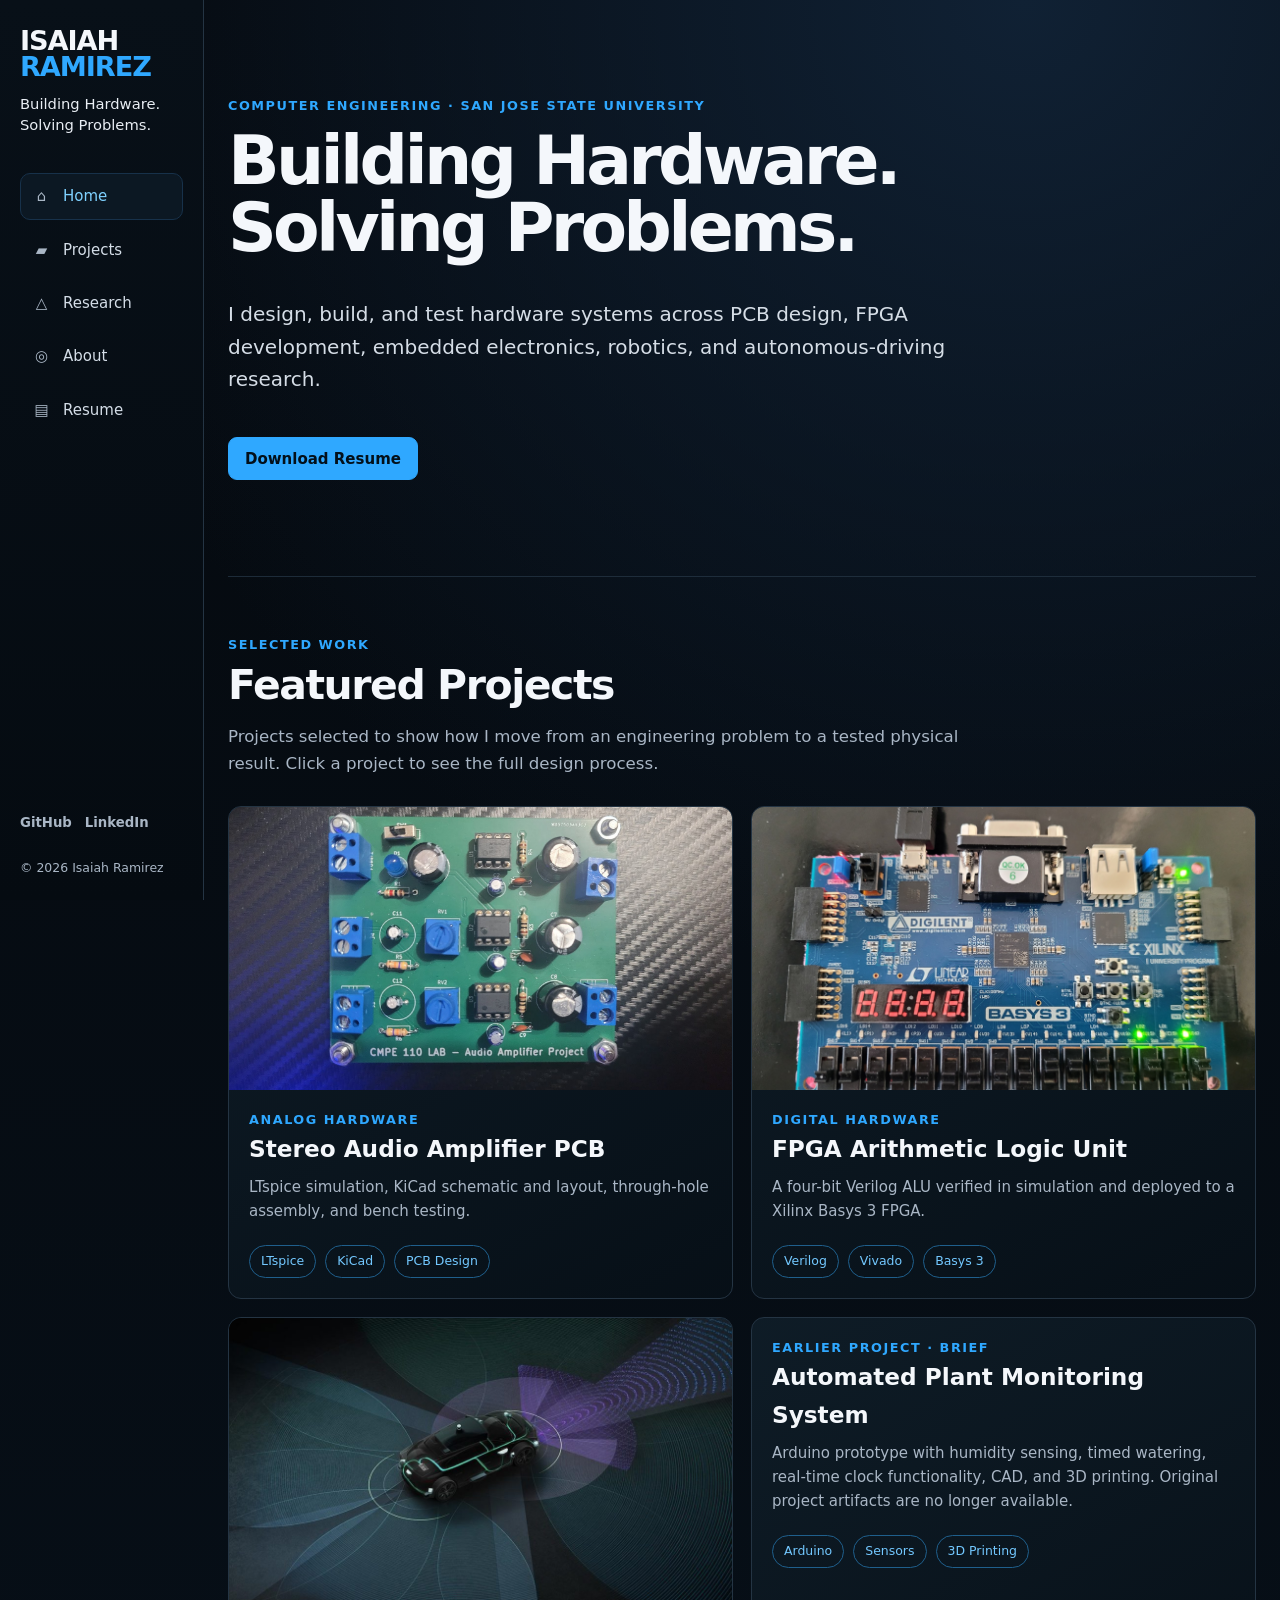
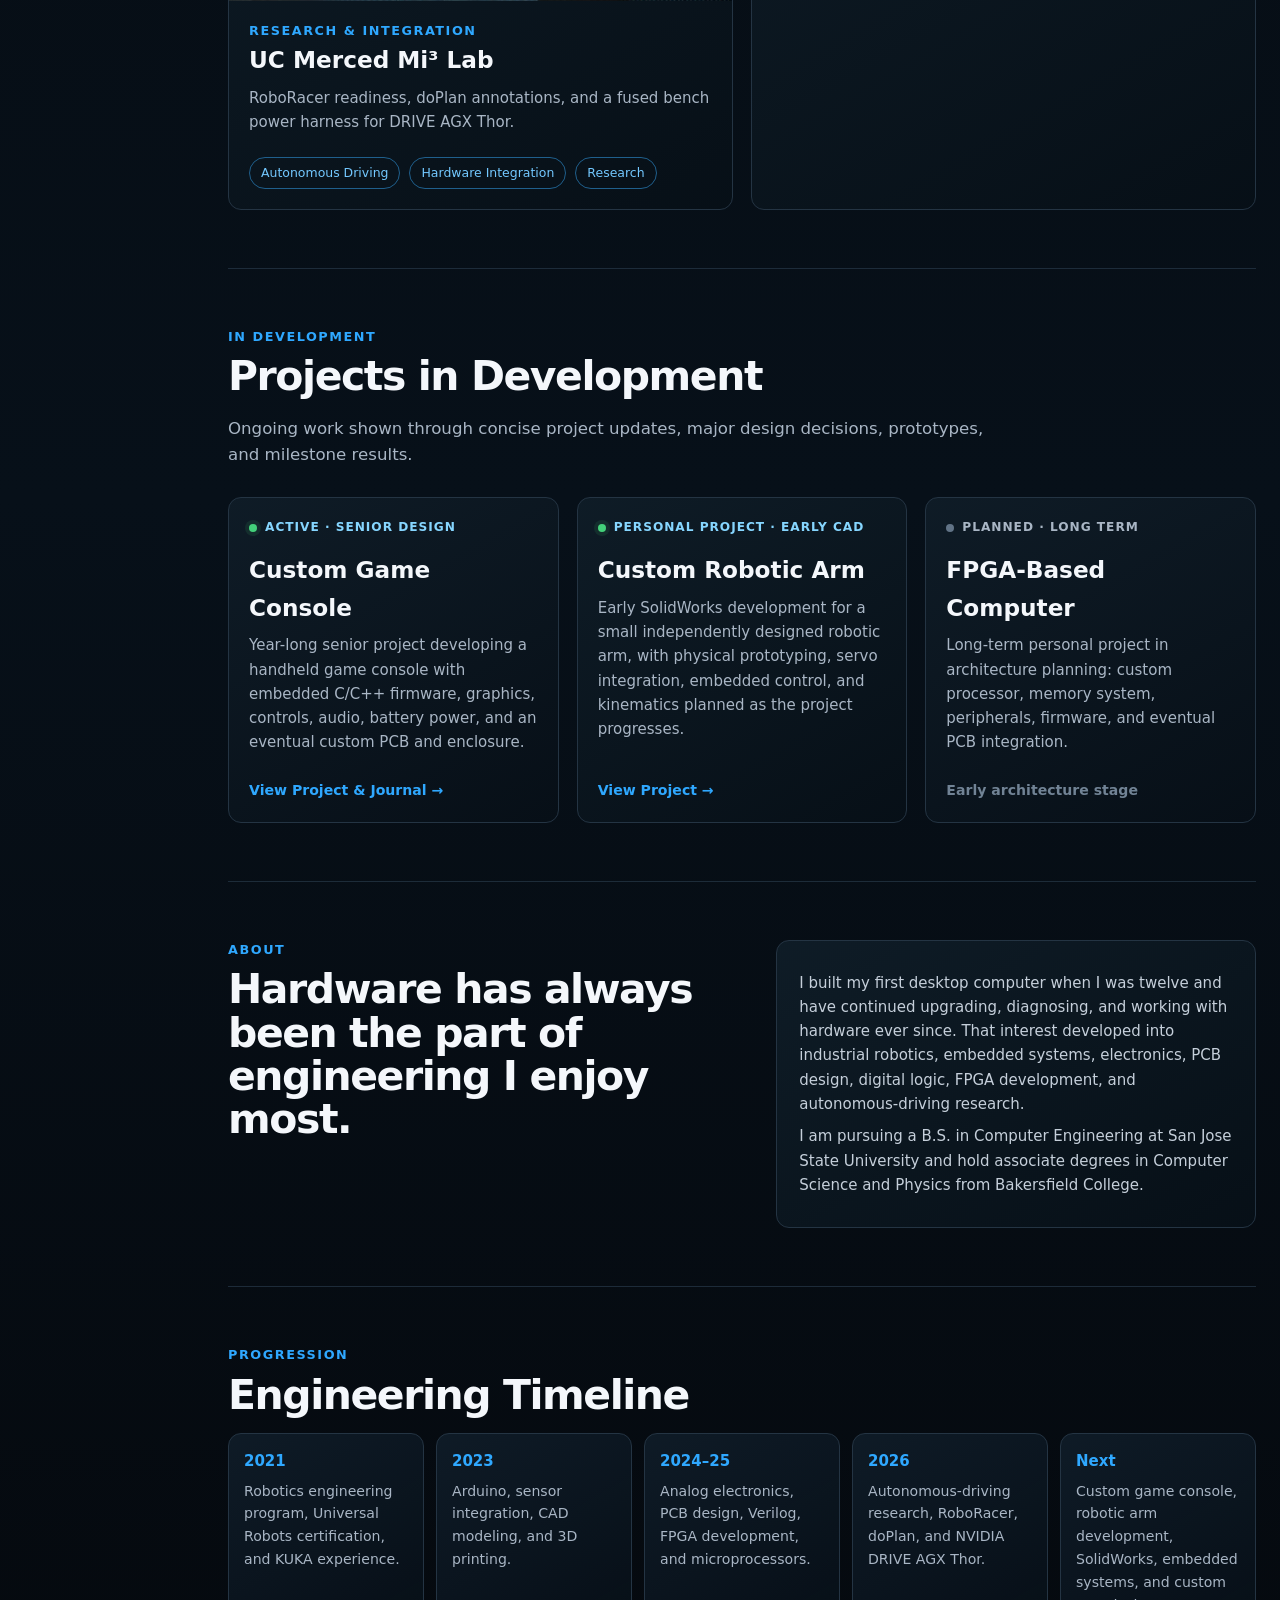
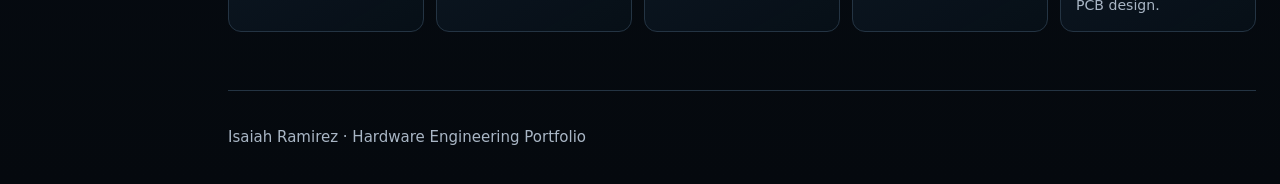
<file: index.html>
<!doctype html><html lang="en"><head><meta charset="utf-8"><meta name="viewport" content="width=device-width,initial-scale=1"><meta name="description" content="Isaiah Ramirez — computer engineering, embedded systems, FPGA, PCB design, robotics, and autonomous-driving research portfolio."><title>Isaiah Ramirez | Hardware Engineering Portfolio</title><link rel="stylesheet" href="styles.css"></head><body><div class="shell">
<aside class="sidebar"><a class="wordmark" href="index.html">ISAIAH <span>RAMIREZ</span></a><div class="tagline">Building Hardware.<br>Solving Problems.</div><nav class="side-nav"><a class="active" href="index.html"><span class="ico">⌂</span>Home</a><a href="#projects"><span class="ico">▰</span>Projects</a><a href="projects/mi3-lab.html"><span class="ico">△</span>Research</a><a href="#about"><span class="ico">◎</span>About</a><a href="Hardware_Resume_V3.pdf"><span class="ico">▤</span>Resume</a></nav><div class="side-bottom"><div class="socials"><a href="https://github.com/isaiahpatrick2003">GitHub</a><a href="#">LinkedIn</a></div>© 2026 Isaiah Ramirez</div></aside>
<div class="main"><header class="mobile-head"><a href="index.html">Isaiah Ramirez</a><div class="mobile-links"><a href="#projects">Projects</a><a href="Hardware_Resume_V3.pdf">Resume</a></div></header><div class="page">
<section class="home-hero"><div class="eyebrow">Computer Engineering · San Jose State University</div><h1>Building Hardware.<br>Solving Problems.</h1><p class="lead">I design, build, and test hardware systems across PCB design, FPGA development, embedded electronics, robotics, and autonomous-driving research.</p><div class="actions"><a class="button primary" href="Hardware_Resume_V3.pdf">Download Resume</a></div></section>
<section id="projects" class="section"><div class="eyebrow">Selected work</div><h2 class="section-title">Featured Projects</h2><p class="section-intro">Projects selected to show how I move from an engineering problem to a tested physical result. Click a project to see the full design process.</p><div class="home-projects" style="margin-top:28px">
<a class="project-card" href="projects/audio-amplifier.html"><img src="assets/amplifier/finished-board.jpg" alt="Completed audio amplifier PCB"><div class="card-copy"><div class="eyebrow">Analog Hardware</div><h3>Stereo Audio Amplifier PCB</h3><p>LTspice simulation, KiCad schematic and layout, through-hole assembly, and bench testing.</p><div class="tags"><span class="tag">LTspice</span><span class="tag">KiCad</span><span class="tag">PCB Design</span></div></div></a>
<a class="project-card" href="projects/fpga-alu.html"><img src="assets/alu/hardware-demo-01.jpg" alt="Basys 3 FPGA running a four-bit ALU"><div class="card-copy"><div class="eyebrow">Digital Hardware</div><h3>FPGA Arithmetic Logic Unit</h3><p>A four-bit Verilog ALU verified in simulation and deployed to a Xilinx Basys 3 FPGA.</p><div class="tags"><span class="tag">Verilog</span><span class="tag">Vivado</span><span class="tag">Basys 3</span></div></div></a>
<a class="project-card" href="projects/mi3-lab.html"><img src="assets/mi3/thor-thumbnail.png" alt="NVIDIA DRIVE AGX Thor hardware"><div class="card-copy"><div class="eyebrow">Research & Integration</div><h3>UC Merced Mi³ Lab</h3><p>RoboRacer readiness, doPlan annotations, and a fused bench power harness for DRIVE AGX Thor.</p><div class="tags"><span class="tag">Autonomous Driving</span><span class="tag">Hardware Integration</span><span class="tag">Research</span></div></div></a>
<div class="project-card"><div class="card-copy"><div class="eyebrow">Earlier project · Brief</div><h3>Automated Plant Monitoring System</h3><p>Arduino prototype with humidity sensing, timed watering, real-time clock functionality, CAD, and 3D printing. Original project artifacts are no longer available.</p><div class="tags"><span class="tag">Arduino</span><span class="tag">Sensors</span><span class="tag">3D Printing</span></div></div></div>
</div></section>
<section class="section development-section"><div class="eyebrow">In development</div><h2 class="section-title">Projects in Development</h2><p class="section-intro">Ongoing work shown through concise project updates, major design decisions, prototypes, and milestone results.</p><div class="home-projects" style="margin-top:28px">
<a class="project-card small development-card" href="projects/game-console.html"><div class="card-copy"><div class="project-status"><span class="status-dot"></span>Active · Senior Design</div><h3>Custom Game Console</h3><p>Year-long senior project developing a handheld game console with embedded C/C++ firmware, graphics, controls, audio, battery power, and an eventual custom PCB and enclosure.</p><div class="card-link">View Project & Journal →</div></div></a>
<a class="project-card small development-card" href="projects/robotic-arm.html"><div class="card-copy"><div class="project-status"><span class="status-dot"></span>Personal Project · Early CAD</div><h3>Custom Robotic Arm</h3><p>Early SolidWorks development for a small independently designed robotic arm, with physical prototyping, servo integration, embedded control, and kinematics planned as the project progresses.</p><div class="card-link">View Project →</div></div></a>
<div class="project-card small development-card muted-development"><div class="card-copy"><div class="project-status planned"><span class="status-dot"></span>Planned · Long Term</div><h3>FPGA-Based Computer</h3><p>Long-term personal project in architecture planning: custom processor, memory system, peripherals, firmware, and eventual PCB integration.</p><div class="card-link subdued">Early architecture stage</div></div></div>
</div></section>
<section id="about" class="section"><div class="overview-grid"><div><div class="eyebrow">About</div><h2 class="section-title">Hardware has always been the part of engineering I enjoy most.</h2></div><div class="panel"><p>I built my first desktop computer when I was twelve and have continued upgrading, diagnosing, and working with hardware ever since. That interest developed into industrial robotics, embedded systems, electronics, PCB design, digital logic, FPGA development, and autonomous-driving research.</p><p>I am pursuing a B.S. in Computer Engineering at San Jose State University and hold associate degrees in Computer Science and Physics from Bakersfield College.</p></div></div></section>
<section class="section"><div class="eyebrow">Progression</div><h2 class="section-title">Engineering Timeline</h2><div class="timeline"><div class="timeline-card"><b>2021</b><p>Robotics engineering program, Universal Robots certification, and KUKA experience.</p></div><div class="timeline-card"><b>2023</b><p>Arduino, sensor integration, CAD modeling, and 3D printing.</p></div><div class="timeline-card"><b>2024–25</b><p>Analog electronics, PCB design, Verilog, FPGA development, and microprocessors.</p></div><div class="timeline-card"><b>2026</b><p>Autonomous-driving research, RoboRacer, doPlan, and NVIDIA DRIVE AGX Thor.</p></div><div class="timeline-card"><b>Next</b><p>Custom game console, robotic arm development, SolidWorks, embedded systems, and custom PCB design.</p></div></div></section>
<footer class="footer">Isaiah Ramirez · Hardware Engineering Portfolio</footer></div></div></div></body></html>
</file>
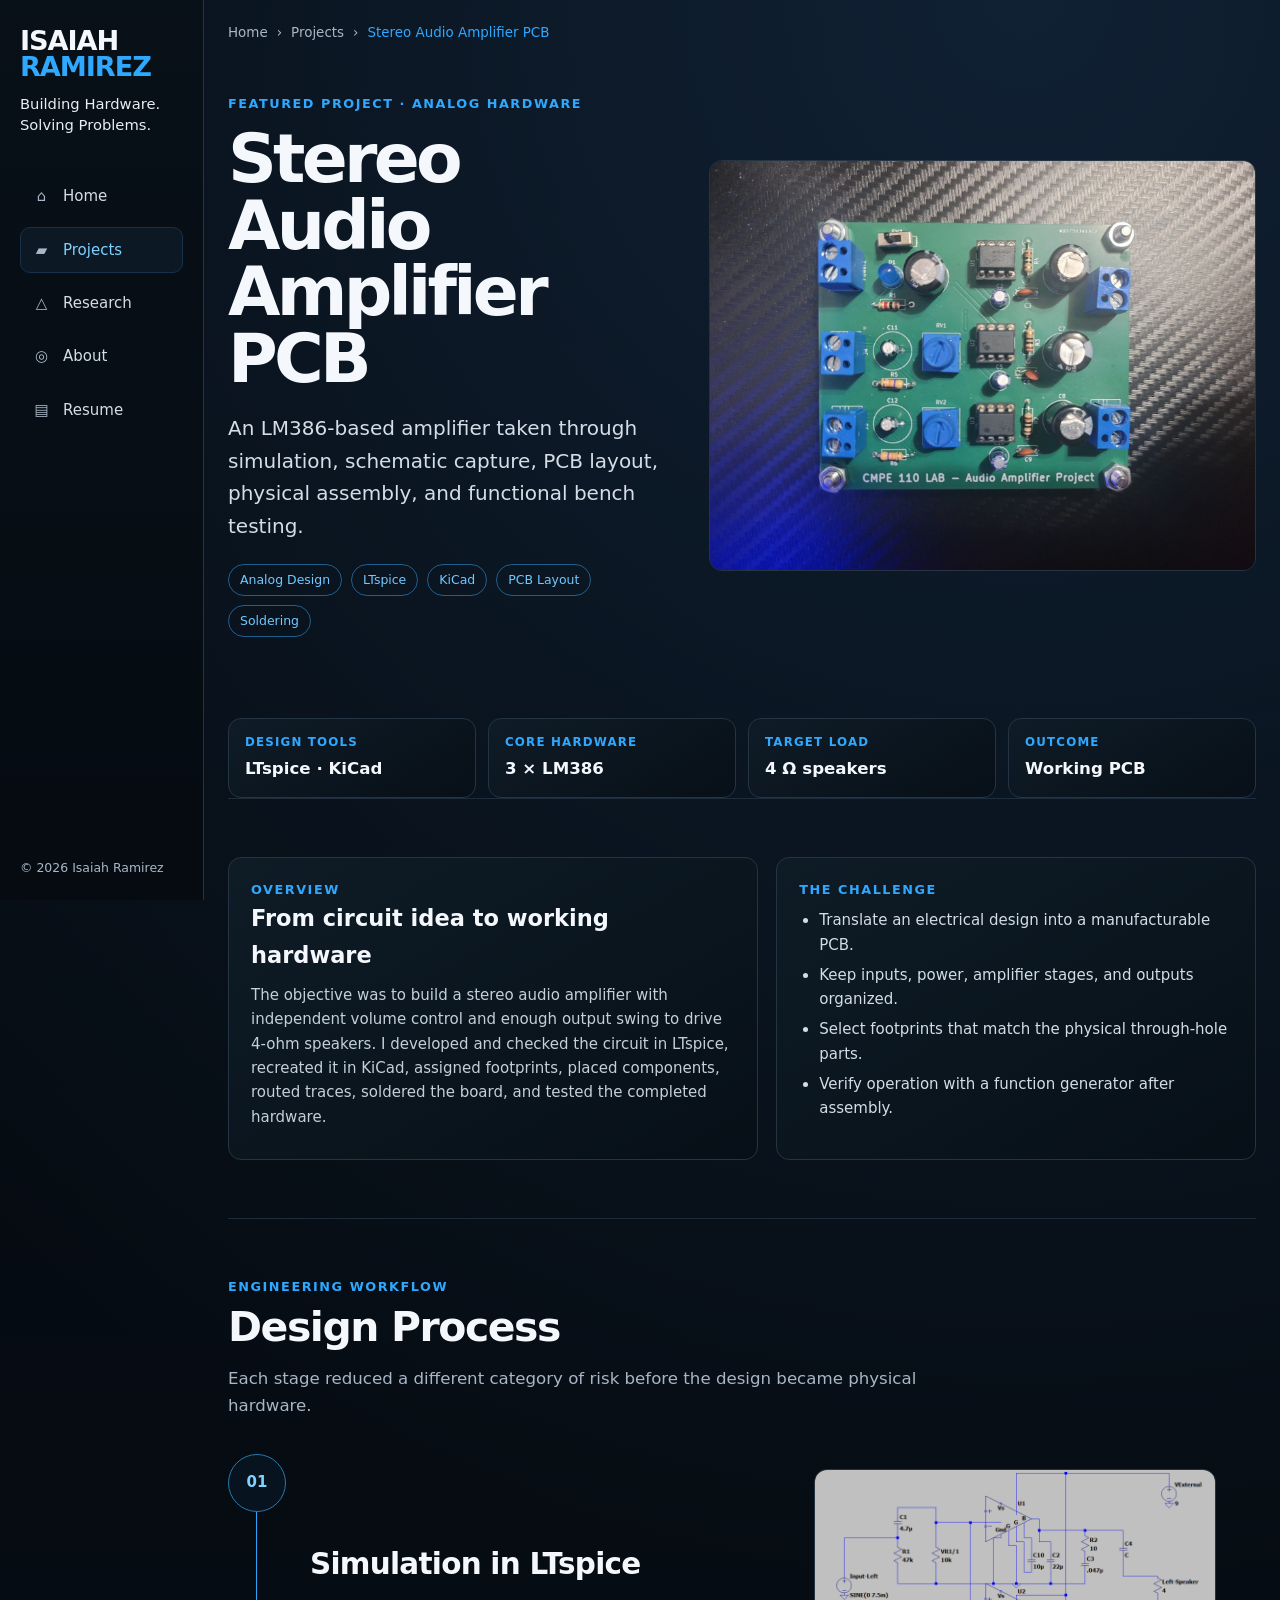
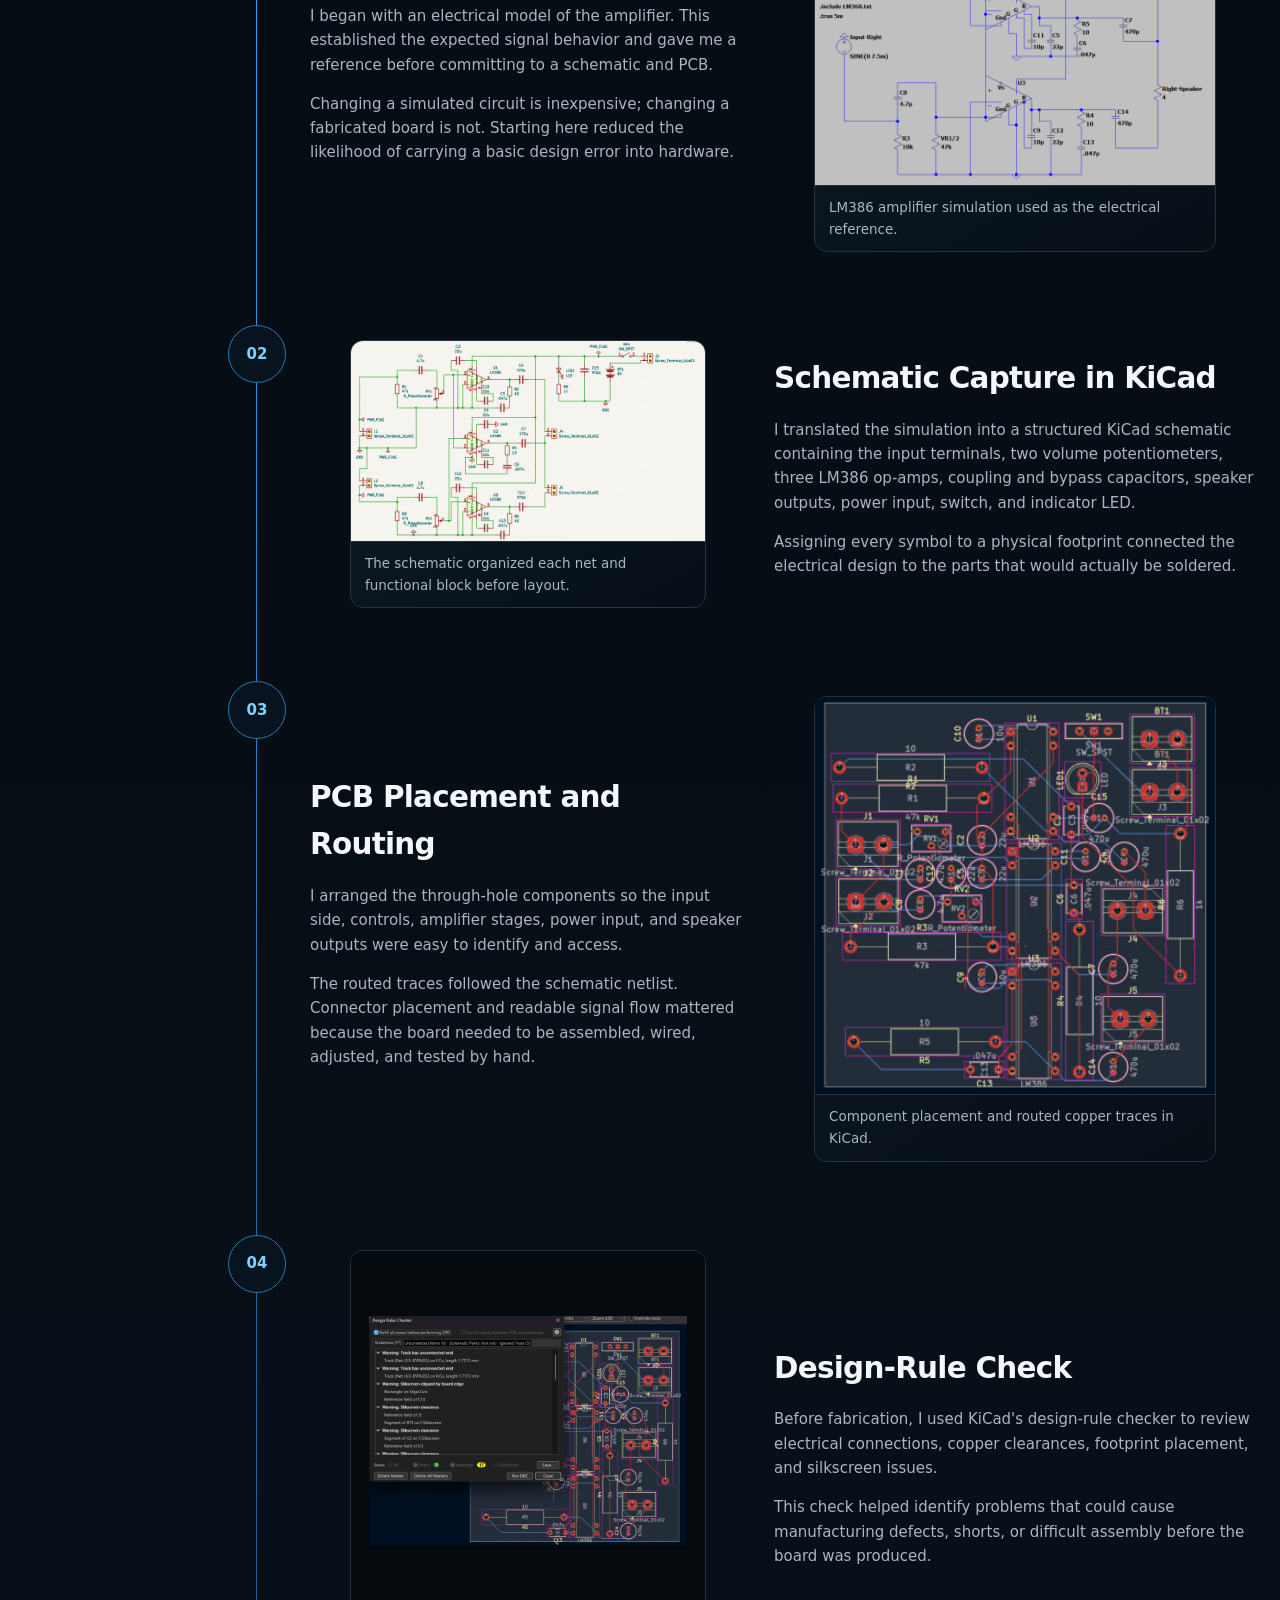
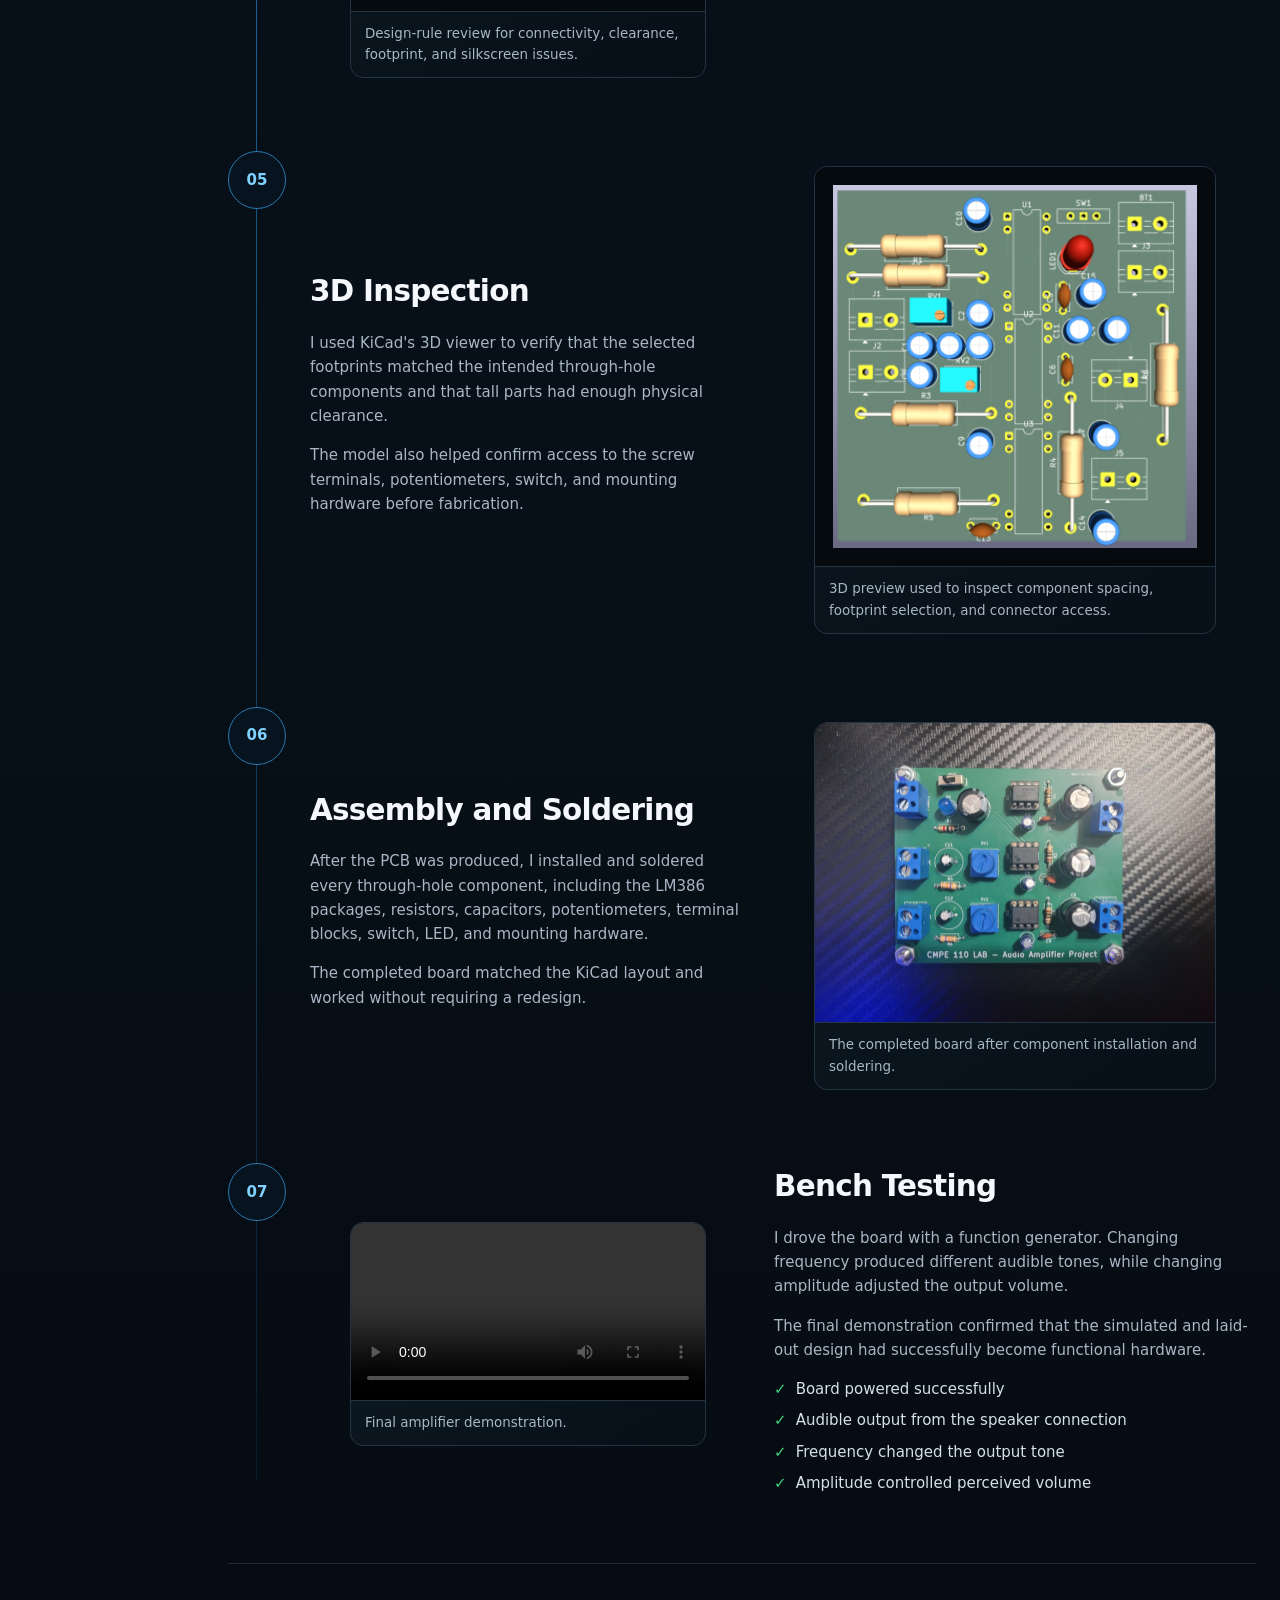
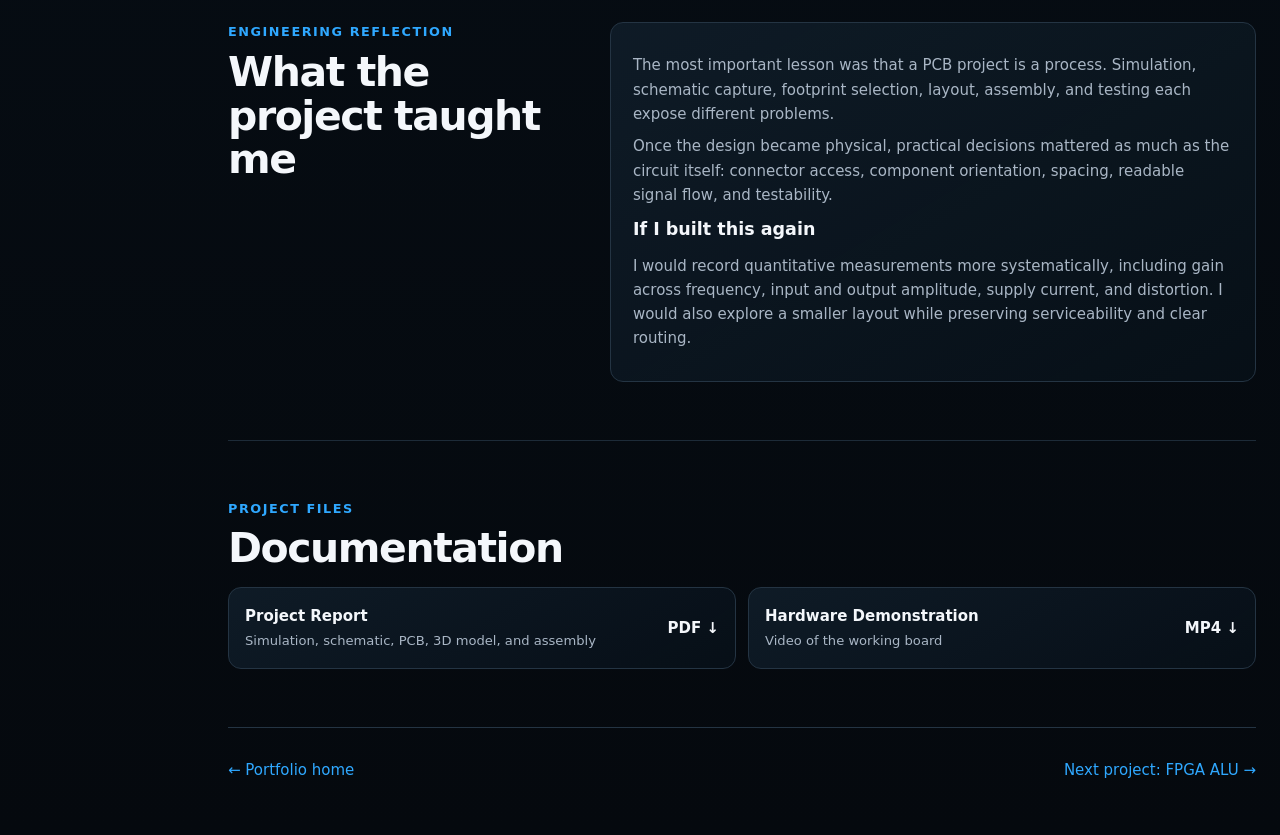
<file: projects/audio-amplifier.html>
<!doctype html><html lang="en"><head><meta charset="utf-8"><meta name="viewport" content="width=device-width,initial-scale=1"><meta name="description" content="Stereo audio amplifier PCB project by Isaiah Ramirez."><title>Stereo Audio Amplifier PCB | Isaiah Ramirez</title><link rel="stylesheet" href="../styles.css"></head><body><div class="shell">
<aside class="sidebar"><a class="wordmark" href="../index.html">ISAIAH <span>RAMIREZ</span></a><div class="tagline">Building Hardware.<br>Solving Problems.</div><nav class="side-nav"><a href="../index.html"><span class="ico">⌂</span>Home</a><a class="active" href="../index.html#projects"><span class="ico">▰</span>Projects</a><a href="mi3-lab.html"><span class="ico">△</span>Research</a><a href="../index.html#about"><span class="ico">◎</span>About</a><a href="../Hardware_Resume_V3.pdf"><span class="ico">▤</span>Resume</a></nav><div class="side-bottom">© 2026 Isaiah Ramirez</div></aside>
<div class="main"><header class="mobile-head"><a href="../index.html">Isaiah Ramirez</a><div class="mobile-links"><a href="../index.html#projects">Projects</a><a href="../Hardware_Resume_V3.pdf">Resume</a></div></header><div class="page">
<div class="crumbs"><a href="../index.html">Home</a><span>›</span><a href="../index.html#projects">Projects</a><span>›</span><span class="current">Stereo Audio Amplifier PCB</span></div>
<header class="hero"><div class="hero-copy"><div class="eyebrow">Featured Project · Analog Hardware</div><h1>Stereo Audio Amplifier PCB</h1><p class="lead">An LM386-based amplifier taken through simulation, schematic capture, PCB layout, physical assembly, and functional bench testing.</p><div class="tags"><span class="tag">Analog Design</span><span class="tag">LTspice</span><span class="tag">KiCad</span><span class="tag">PCB Layout</span><span class="tag">Soldering</span></div></div><div class="hero-media"><img src="../assets/amplifier/finished-board.jpg" alt="Completed stereo audio amplifier PCB"></div></header>
<div class="metrics"><div class="metric"><strong>Design tools</strong><span>LTspice · KiCad</span></div><div class="metric"><strong>Core hardware</strong><span>3 × LM386</span></div><div class="metric"><strong>Target load</strong><span>4 Ω speakers</span></div><div class="metric"><strong>Outcome</strong><span>Working PCB</span></div></div>
<section class="section"><div class="overview-grid"><div class="panel"><div class="eyebrow">Overview</div><h2>From circuit idea to working hardware</h2><p>The objective was to build a stereo audio amplifier with independent volume control and enough output swing to drive 4-ohm speakers. I developed and checked the circuit in LTspice, recreated it in KiCad, assigned footprints, placed components, routed traces, soldered the board, and tested the completed hardware.</p></div><div class="panel"><div class="eyebrow">The challenge</div><ul class="challenge-list"><li>Translate an electrical design into a manufacturable PCB.</li><li>Keep inputs, power, amplifier stages, and outputs organized.</li><li>Select footprints that match the physical through-hole parts.</li><li>Verify operation with a function generator after assembly.</li></ul></div></div></section>
<section class="section"><div class="eyebrow">Engineering workflow</div><h2 class="section-title">Design Process</h2><p class="section-intro">Each stage reduced a different category of risk before the design became physical hardware.</p><div class="workflow">
<article class="workflow-step"><div class="step-no">01</div><div class="step-content"><div class="step-copy"><h3>Simulation in LTspice</h3><p>I began with an electrical model of the amplifier. This established the expected signal behavior and gave me a reference before committing to a schematic and PCB.</p><p>Changing a simulated circuit is inexpensive; changing a fabricated board is not. Starting here reduced the likelihood of carrying a basic design error into hardware.</p></div><figure class="media"><img src="../assets/amplifier/ltspice-simulation.png" alt="LTspice amplifier simulation"><figcaption class="caption">LM386 amplifier simulation used as the electrical reference.</figcaption></figure></div></article>
<article class="workflow-step"><div class="step-no">02</div><div class="step-content reverse"><div class="step-copy"><h3>Schematic Capture in KiCad</h3><p>I translated the simulation into a structured KiCad schematic containing the input terminals, two volume potentiometers, three LM386 op-amps, coupling and bypass capacitors, speaker outputs, power input, switch, and indicator LED.</p><p>Assigning every symbol to a physical footprint connected the electrical design to the parts that would actually be soldered.</p></div><figure class="media"><img src="../assets/amplifier/kicad-schematic.png" alt="KiCad amplifier schematic"><figcaption class="caption">The schematic organized each net and functional block before layout.</figcaption></figure></div></article>
<article class="workflow-step"><div class="step-no">03</div><div class="step-content"><div class="step-copy"><h3>PCB Placement and Routing</h3><p>I arranged the through-hole components so the input side, controls, amplifier stages, power input, and speaker outputs were easy to identify and access.</p><p>The routed traces followed the schematic netlist. Connector placement and readable signal flow mattered because the board needed to be assembled, wired, adjusted, and tested by hand.</p></div><figure class="media"><img src="../assets/amplifier/kicad-pcb-layout.png" alt="KiCad PCB layout"><figcaption class="caption">Component placement and routed copper traces in KiCad.</figcaption></figure></div></article>
<article class="workflow-step"><div class="step-no">04</div><div class="step-content reverse"><div class="step-copy"><h3>Design-Rule Check</h3><p>Before fabrication, I used KiCad's design-rule checker to review electrical connections, copper clearances, footprint placement, and silkscreen issues.</p><p>This check helped identify problems that could cause manufacturing defects, shorts, or difficult assembly before the board was produced.</p></div><figure class="media media-large"><img src="../assets/amplifier/kicad-drc.png" alt="KiCad design rule checker showing the amplifier PCB"><figcaption class="caption">Design-rule review for connectivity, clearance, footprint, and silkscreen issues.</figcaption></figure></div></article>
<article class="workflow-step"><div class="step-no">05</div><div class="step-content"><div class="step-copy"><h3>3D Inspection</h3><p>I used KiCad's 3D viewer to verify that the selected footprints matched the intended through-hole components and that tall parts had enough physical clearance.</p><p>The model also helped confirm access to the screw terminals, potentiometers, switch, and mounting hardware before fabrication.</p></div><figure class="media media-large"><img src="../assets/amplifier/kicad-3d-model.png" alt="KiCad 3D model of the amplifier board"><figcaption class="caption">3D preview used to inspect component spacing, footprint selection, and connector access.</figcaption></figure></div></article>
<article class="workflow-step"><div class="step-no">06</div><div class="step-content"><div class="step-copy"><h3>Assembly and Soldering</h3><p>After the PCB was produced, I installed and soldered every through-hole component, including the LM386 packages, resistors, capacitors, potentiometers, terminal blocks, switch, LED, and mounting hardware.</p><p>The completed board matched the KiCad layout and worked without requiring a redesign.</p></div><figure class="media"><img src="../assets/amplifier/finished-board.jpg" alt="Completed assembled audio amplifier PCB"><figcaption class="caption">The completed board after component installation and soldering.</figcaption></figure></div></article>
<article class="workflow-step"><div class="step-no">07</div><div class="step-content reverse"><div class="step-copy"><h3>Bench Testing</h3><p>I drove the board with a function generator. Changing frequency produced different audible tones, while changing amplitude adjusted the output volume.</p><p>The final demonstration confirmed that the simulated and laid-out design had successfully become functional hardware.</p><ul class="checks"><li>Board powered successfully</li><li>Audible output from the speaker connection</li><li>Frequency changed the output tone</li><li>Amplitude controlled perceived volume</li></ul></div><figure class="media"><video controls preload="metadata"><source src="../assets/amplifier/demo.mp4" type="video/mp4">Your browser does not support embedded video.</video><figcaption class="caption">Final amplifier demonstration.</figcaption></figure></div></article>
</div></section>
<section class="section"><div class="reflection"><div><div class="eyebrow">Engineering reflection</div><h2 class="section-title">What the project taught me</h2></div><div class="panel"><p>The most important lesson was that a PCB project is a process. Simulation, schematic capture, footprint selection, layout, assembly, and testing each expose different problems.</p><p>Once the design became physical, practical decisions mattered as much as the circuit itself: connector access, component orientation, spacing, readable signal flow, and testability.</p><h3>If I built this again</h3><p>I would record quantitative measurements more systematically, including gain across frequency, input and output amplitude, supply current, and distortion. I would also explore a smaller layout while preserving serviceability and clear routing.</p></div></div></section>
<section class="section"><div class="eyebrow">Project files</div><h2 class="section-title">Documentation</h2><div class="download-grid"><a class="download" href="../assets/amplifier/Audio-amplifier-project-report.pdf"><div><b>Project Report</b><span>Simulation, schematic, PCB, 3D model, and assembly</span></div><strong>PDF ↓</strong></a><a class="download" href="../assets/amplifier/demo.mp4"><div><b>Hardware Demonstration</b><span>Video of the working board</span></div><strong>MP4 ↓</strong></a></div></section>
<nav class="project-nav"><a href="../index.html">← Portfolio home</a><a href="fpga-alu.html">Next project: FPGA ALU →</a></nav></div></div></div></body></html>
</file>
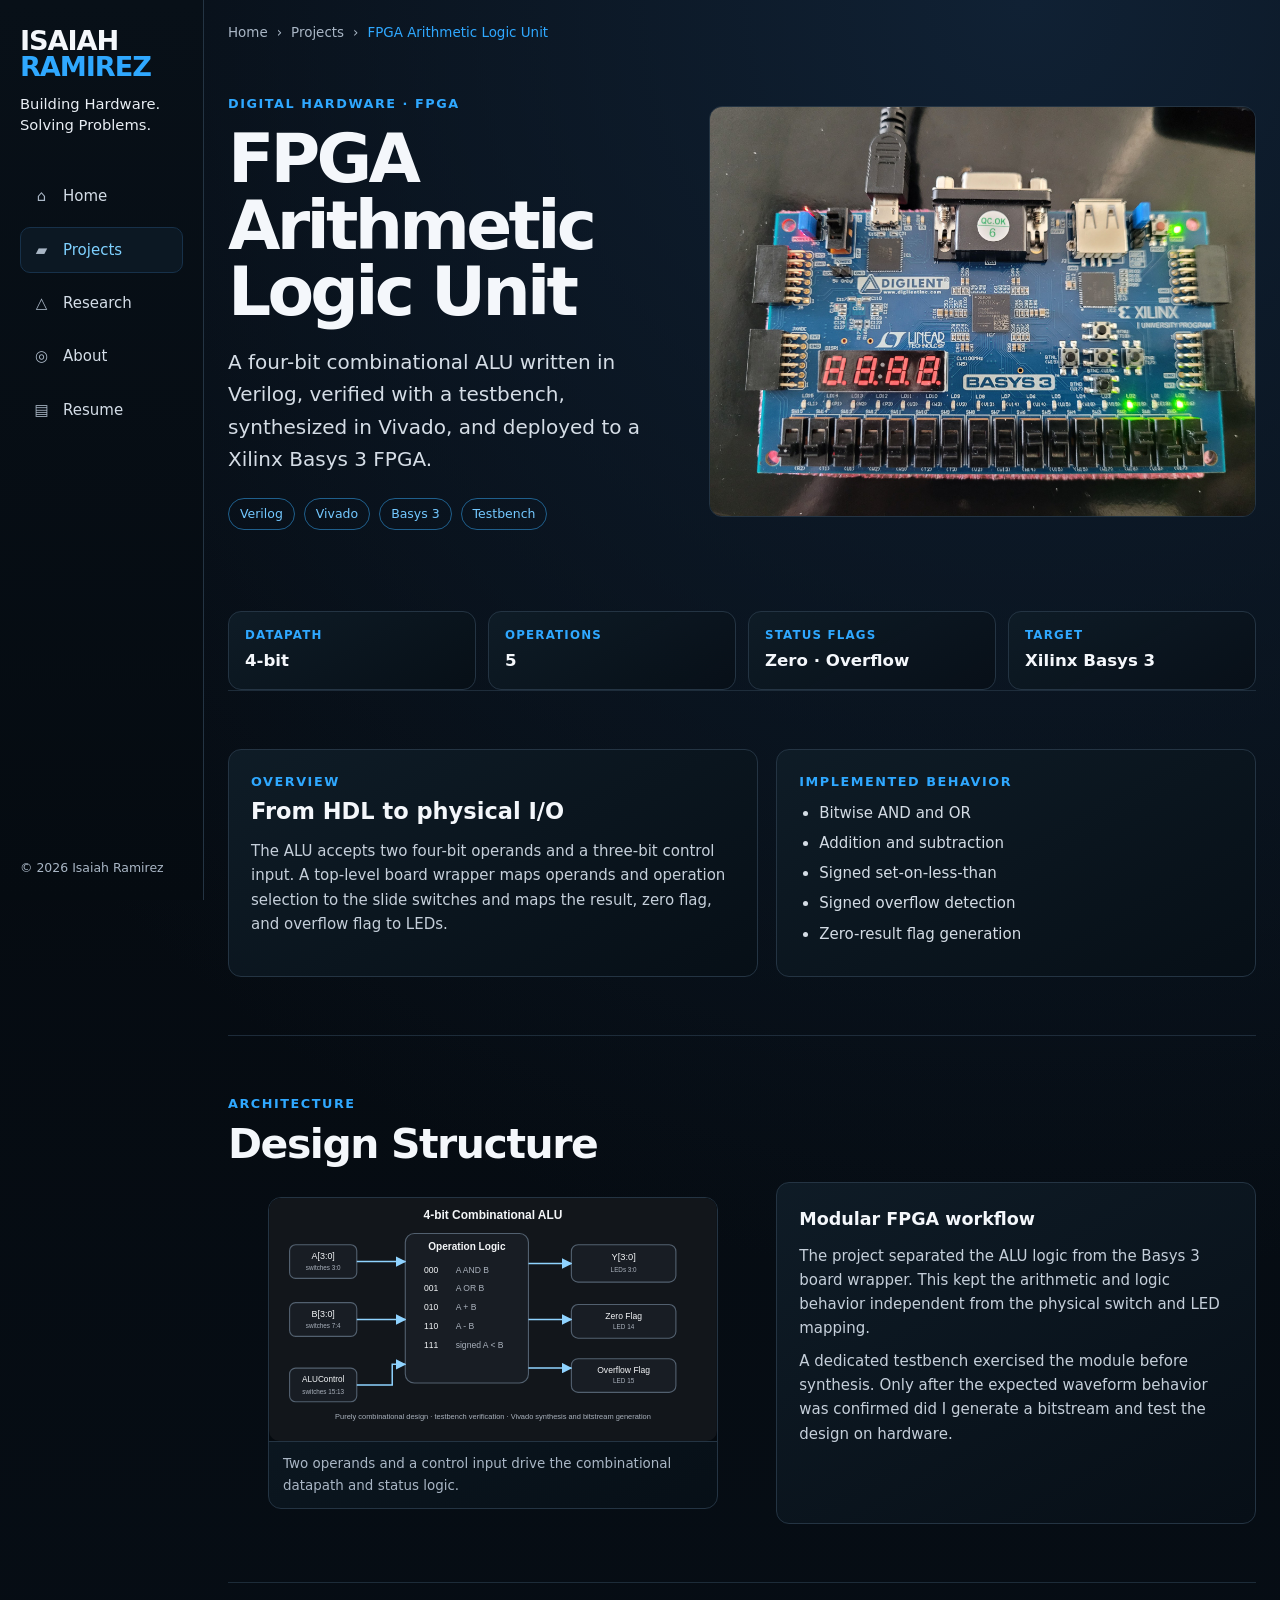
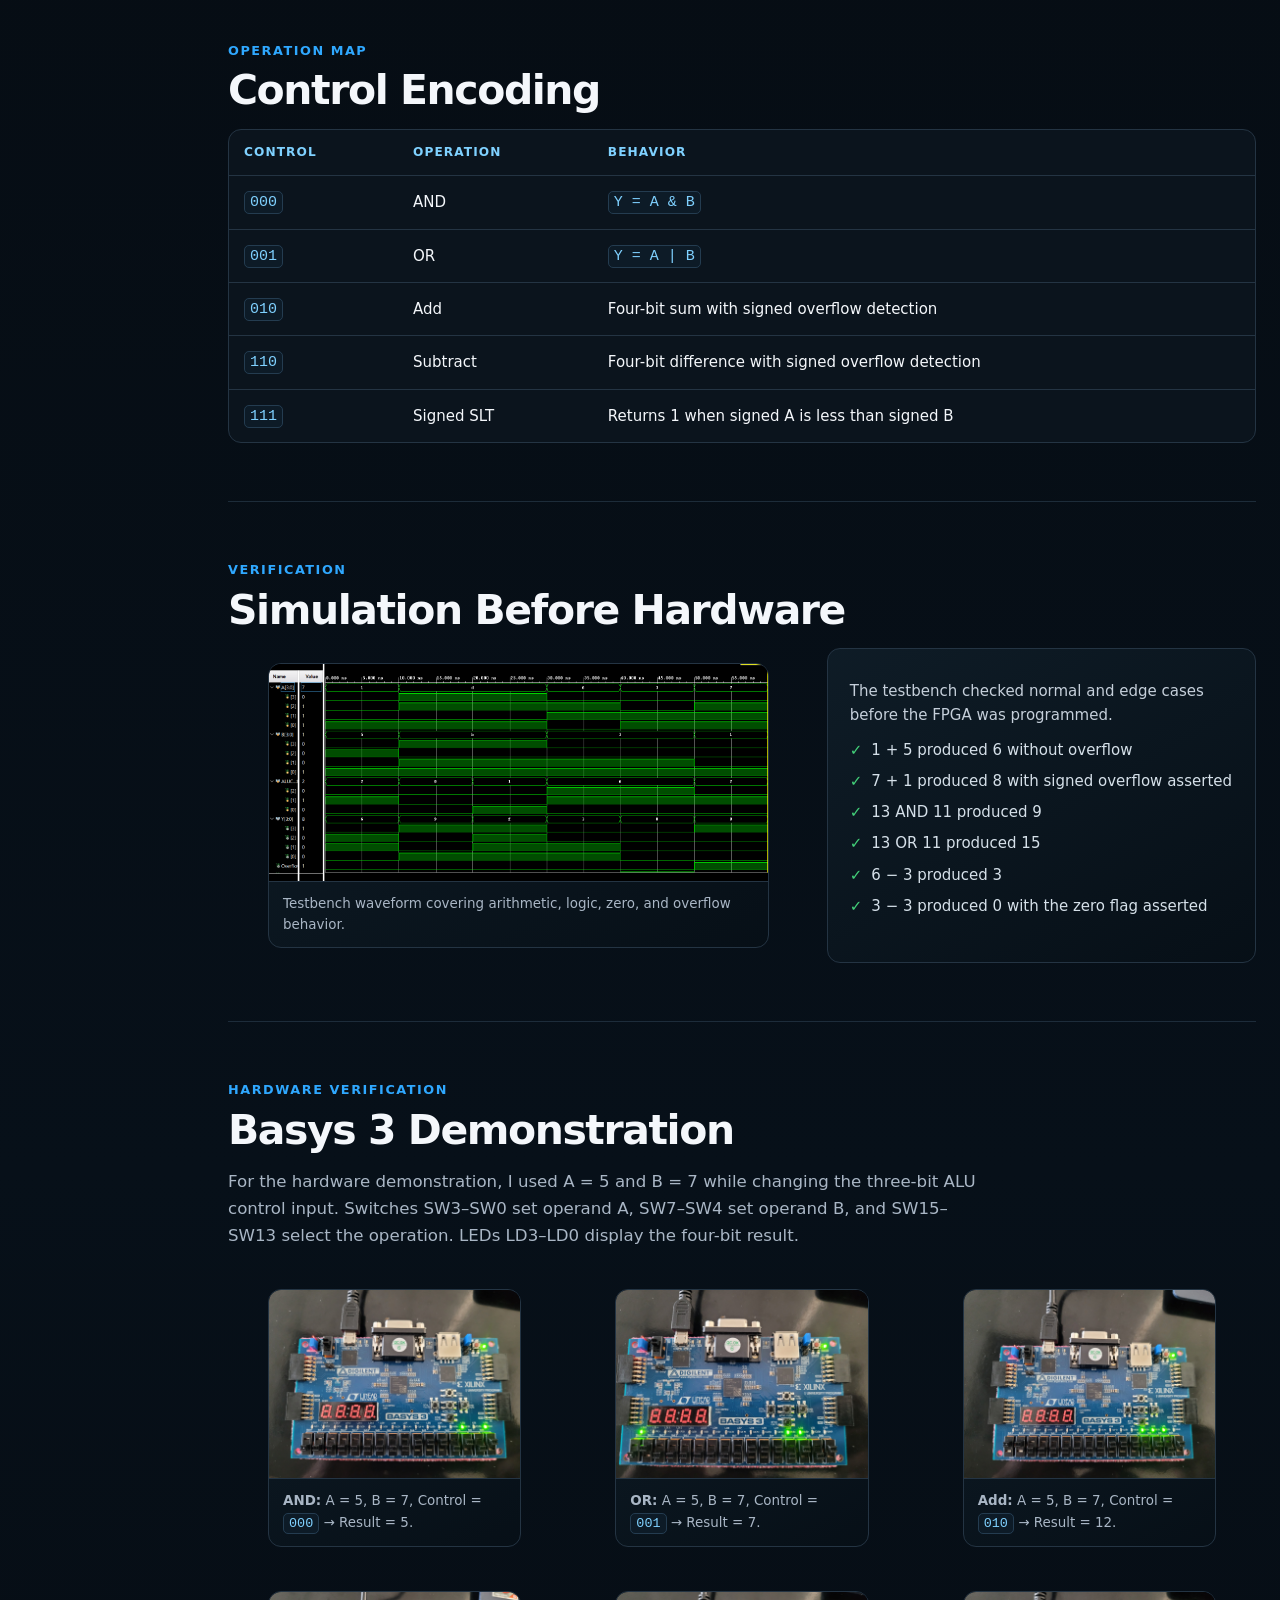
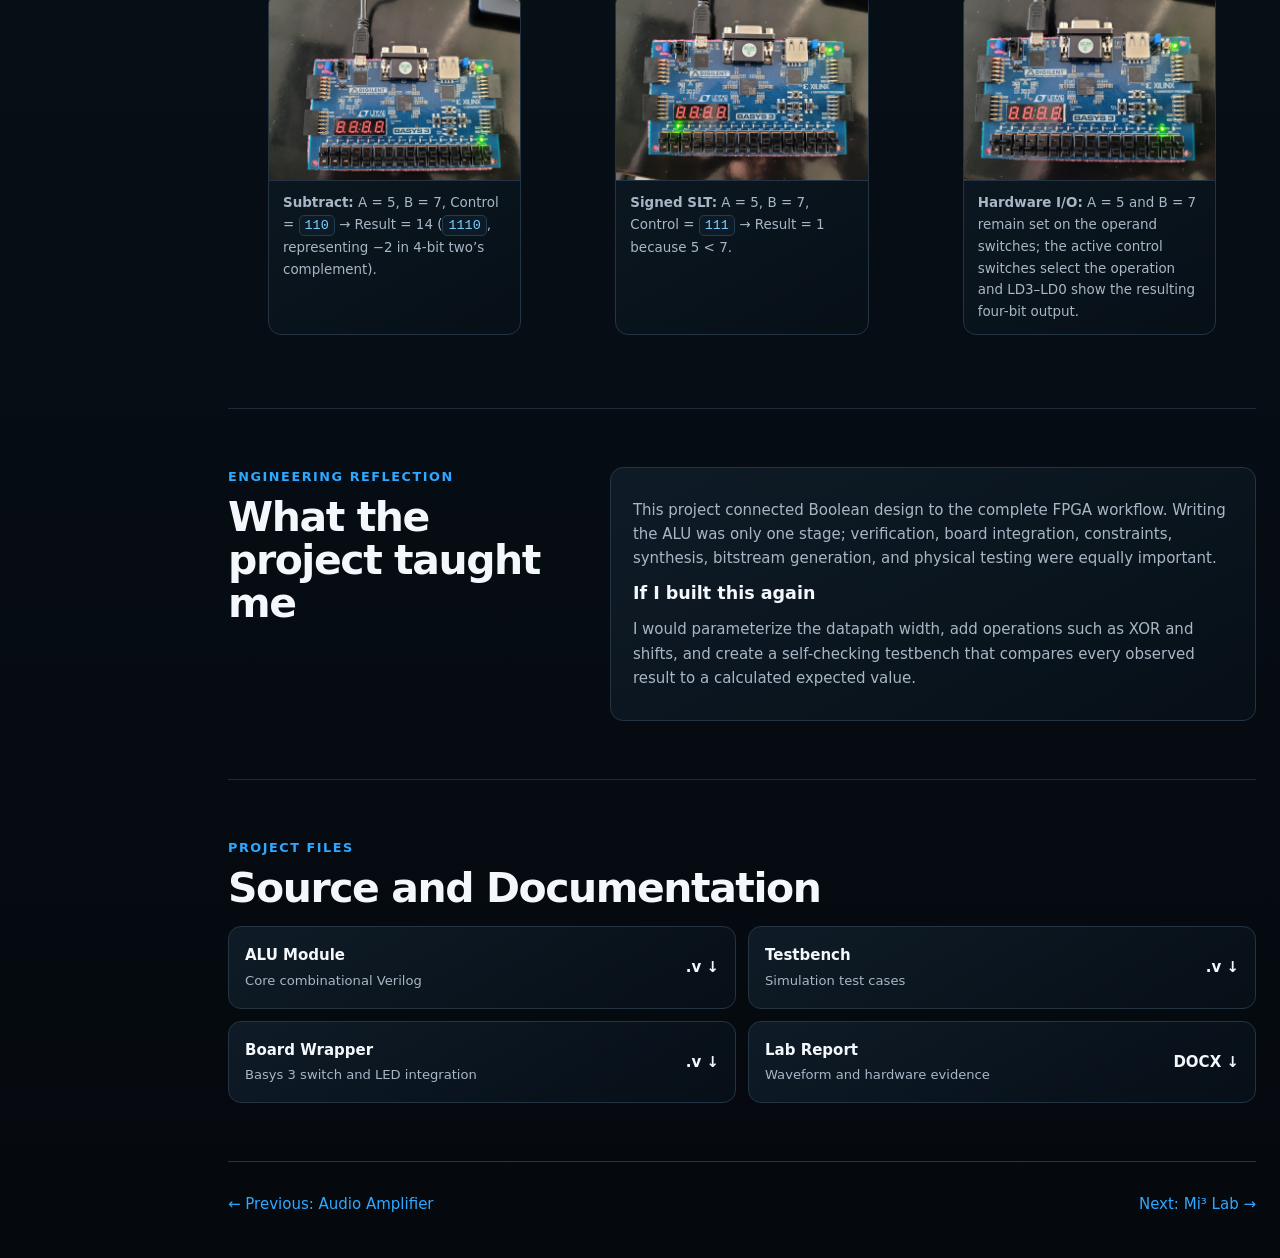
<file: projects/fpga-alu.html>
<!doctype html><html lang="en"><head><meta charset="utf-8"><meta name="viewport" content="width=device-width,initial-scale=1"><meta name="description" content="Four-bit Verilog ALU implemented on a Xilinx Basys 3 FPGA by Isaiah Ramirez."><title>FPGA Arithmetic Logic Unit | Isaiah Ramirez</title><link rel="stylesheet" href="../styles.css"></head><body><div class="shell">
<aside class="sidebar"><a class="wordmark" href="../index.html">ISAIAH <span>RAMIREZ</span></a><div class="tagline">Building Hardware.<br>Solving Problems.</div><nav class="side-nav"><a href="../index.html"><span class="ico">⌂</span>Home</a><a class="active" href="../index.html#projects"><span class="ico">▰</span>Projects</a><a href="mi3-lab.html"><span class="ico">△</span>Research</a><a href="../index.html#about"><span class="ico">◎</span>About</a><a href="../Hardware_Resume_V3.pdf"><span class="ico">▤</span>Resume</a></nav><div class="side-bottom">© 2026 Isaiah Ramirez</div></aside>
<div class="main"><header class="mobile-head"><a href="../index.html">Isaiah Ramirez</a><div class="mobile-links"><a href="../index.html#projects">Projects</a><a href="../Hardware_Resume_V3.pdf">Resume</a></div></header><div class="page">
<div class="crumbs"><a href="../index.html">Home</a><span>›</span><a href="../index.html#projects">Projects</a><span>›</span><span class="current">FPGA Arithmetic Logic Unit</span></div>
<header class="hero"><div class="hero-copy"><div class="eyebrow">Digital Hardware · FPGA</div><h1>FPGA Arithmetic Logic Unit</h1><p class="lead">A four-bit combinational ALU written in Verilog, verified with a testbench, synthesized in Vivado, and deployed to a Xilinx Basys 3 FPGA.</p><div class="tags"><span class="tag">Verilog</span><span class="tag">Vivado</span><span class="tag">Basys 3</span><span class="tag">Testbench</span></div></div><div class="hero-media"><img src="../assets/alu/hardware-demo-01.jpg" alt="Basys 3 FPGA running the ALU"></div></header>
<div class="metrics"><div class="metric"><strong>Datapath</strong><span>4-bit</span></div><div class="metric"><strong>Operations</strong><span>5</span></div><div class="metric"><strong>Status flags</strong><span>Zero · Overflow</span></div><div class="metric"><strong>Target</strong><span>Xilinx Basys 3</span></div></div>
<section class="section"><div class="overview-grid"><div class="panel"><div class="eyebrow">Overview</div><h2>From HDL to physical I/O</h2><p>The ALU accepts two four-bit operands and a three-bit control input. A top-level board wrapper maps operands and operation selection to the slide switches and maps the result, zero flag, and overflow flag to LEDs.</p></div><div class="panel"><div class="eyebrow">Implemented behavior</div><ul class="challenge-list"><li>Bitwise AND and OR</li><li>Addition and subtraction</li><li>Signed set-on-less-than</li><li>Signed overflow detection</li><li>Zero-result flag generation</li></ul></div></div></section>
<section class="section"><div class="eyebrow">Architecture</div><h2 class="section-title">Design Structure</h2><div class="overview-grid"><figure class="media"><img src="../assets/alu/architecture.svg" alt="ALU architecture diagram"><figcaption class="caption">Two operands and a control input drive the combinational datapath and status logic.</figcaption></figure><div class="panel"><h3>Modular FPGA workflow</h3><p>The project separated the ALU logic from the Basys 3 board wrapper. This kept the arithmetic and logic behavior independent from the physical switch and LED mapping.</p><p>A dedicated testbench exercised the module before synthesis. Only after the expected waveform behavior was confirmed did I generate a bitstream and test the design on hardware.</p></div></div></section>
<section class="section"><div class="eyebrow">Operation map</div><h2 class="section-title">Control Encoding</h2><div class="data-table"><table><thead><tr><th>Control</th><th>Operation</th><th>Behavior</th></tr></thead><tbody><tr><td><code>000</code></td><td>AND</td><td><code>Y = A &amp; B</code></td></tr><tr><td><code>001</code></td><td>OR</td><td><code>Y = A | B</code></td></tr><tr><td><code>010</code></td><td>Add</td><td>Four-bit sum with signed overflow detection</td></tr><tr><td><code>110</code></td><td>Subtract</td><td>Four-bit difference with signed overflow detection</td></tr><tr><td><code>111</code></td><td>Signed SLT</td><td>Returns 1 when signed A is less than signed B</td></tr></tbody></table></div></section>
<section class="section"><div class="eyebrow">Verification</div><h2 class="section-title">Simulation Before Hardware</h2><div class="results-grid"><figure class="media"><img src="../assets/alu/testbench-waveform.png" alt="Vivado ALU simulation waveform"><figcaption class="caption">Testbench waveform covering arithmetic, logic, zero, and overflow behavior.</figcaption></figure><div class="panel"><p>The testbench checked normal and edge cases before the FPGA was programmed.</p><ul class="checks"><li>1 + 5 produced 6 without overflow</li><li>7 + 1 produced 8 with signed overflow asserted</li><li>13 AND 11 produced 9</li><li>13 OR 11 produced 15</li><li>6 − 3 produced 3</li><li>3 − 3 produced 0 with the zero flag asserted</li></ul></div></div></section>
<section class="section"><div class="eyebrow">Hardware verification</div><h2 class="section-title">Basys 3 Demonstration</h2><p class="section-intro">For the hardware demonstration, I used A = 5 and B = 7 while changing the three-bit ALU control input. Switches SW3–SW0 set operand A, SW7–SW4 set operand B, and SW15–SW13 select the operation. LEDs LD3–LD0 display the four-bit result.</p><div class="gallery" style="margin-top:24px"><figure class="media"><img src="../assets/alu/hardware-demo-01.jpg" alt="Basys 3 ALU AND demonstration"><figcaption class="caption"><b>AND:</b> A = 5, B = 7, Control = <code>000</code> → Result = 5.</figcaption></figure><figure class="media"><img src="../assets/alu/hardware-demo-02.jpg" alt="Basys 3 ALU OR demonstration"><figcaption class="caption"><b>OR:</b> A = 5, B = 7, Control = <code>001</code> → Result = 7.</figcaption></figure><figure class="media"><img src="../assets/alu/hardware-demo-03.jpg" alt="Basys 3 ALU addition demonstration"><figcaption class="caption"><b>Add:</b> A = 5, B = 7, Control = <code>010</code> → Result = 12.</figcaption></figure><figure class="media"><img src="../assets/alu/hardware-demo-04.jpg" alt="Basys 3 ALU subtraction demonstration"><figcaption class="caption"><b>Subtract:</b> A = 5, B = 7, Control = <code>110</code> → Result = 14 (<code>1110</code>, representing −2 in 4-bit two’s complement).</figcaption></figure><figure class="media"><img src="../assets/alu/hardware-demo-05.jpg" alt="Basys 3 ALU signed set-on-less-than demonstration"><figcaption class="caption"><b>Signed SLT:</b> A = 5, B = 7, Control = <code>111</code> → Result = 1 because 5 &lt; 7.</figcaption></figure><figure class="media"><img src="../assets/alu/hardware-demo-06.jpg" alt="Alternate Basys 3 ALU hardware view"><figcaption class="caption"><b>Hardware I/O:</b> A = 5 and B = 7 remain set on the operand switches; the active control switches select the operation and LD3–LD0 show the resulting four-bit output.</figcaption></figure></div></section>
<section class="section"><div class="reflection"><div><div class="eyebrow">Engineering reflection</div><h2 class="section-title">What the project taught me</h2></div><div class="panel"><p>This project connected Boolean design to the complete FPGA workflow. Writing the ALU was only one stage; verification, board integration, constraints, synthesis, bitstream generation, and physical testing were equally important.</p><h3>If I built this again</h3><p>I would parameterize the datapath width, add operations such as XOR and shifts, and create a self-checking testbench that compares every observed result to a calculated expected value.</p></div></div></section>
<section class="section"><div class="eyebrow">Project files</div><h2 class="section-title">Source and Documentation</h2><div class="download-grid"><a class="download" href="../assets/alu/alu.v"><div><b>ALU Module</b><span>Core combinational Verilog</span></div><strong>.v ↓</strong></a><a class="download" href="../assets/alu/alu_tb.v"><div><b>Testbench</b><span>Simulation test cases</span></div><strong>.v ↓</strong></a><a class="download" href="../assets/alu/board.v"><div><b>Board Wrapper</b><span>Basys 3 switch and LED integration</span></div><strong>.v ↓</strong></a><a class="download" href="../assets/alu/Lab_7_Report.docx"><div><b>Lab Report</b><span>Waveform and hardware evidence</span></div><strong>DOCX ↓</strong></a></div></section>
<nav class="project-nav"><a href="audio-amplifier.html">← Previous: Audio Amplifier</a><a href="mi3-lab.html">Next: Mi³ Lab →</a></nav></div></div></div></body></html>
</file>
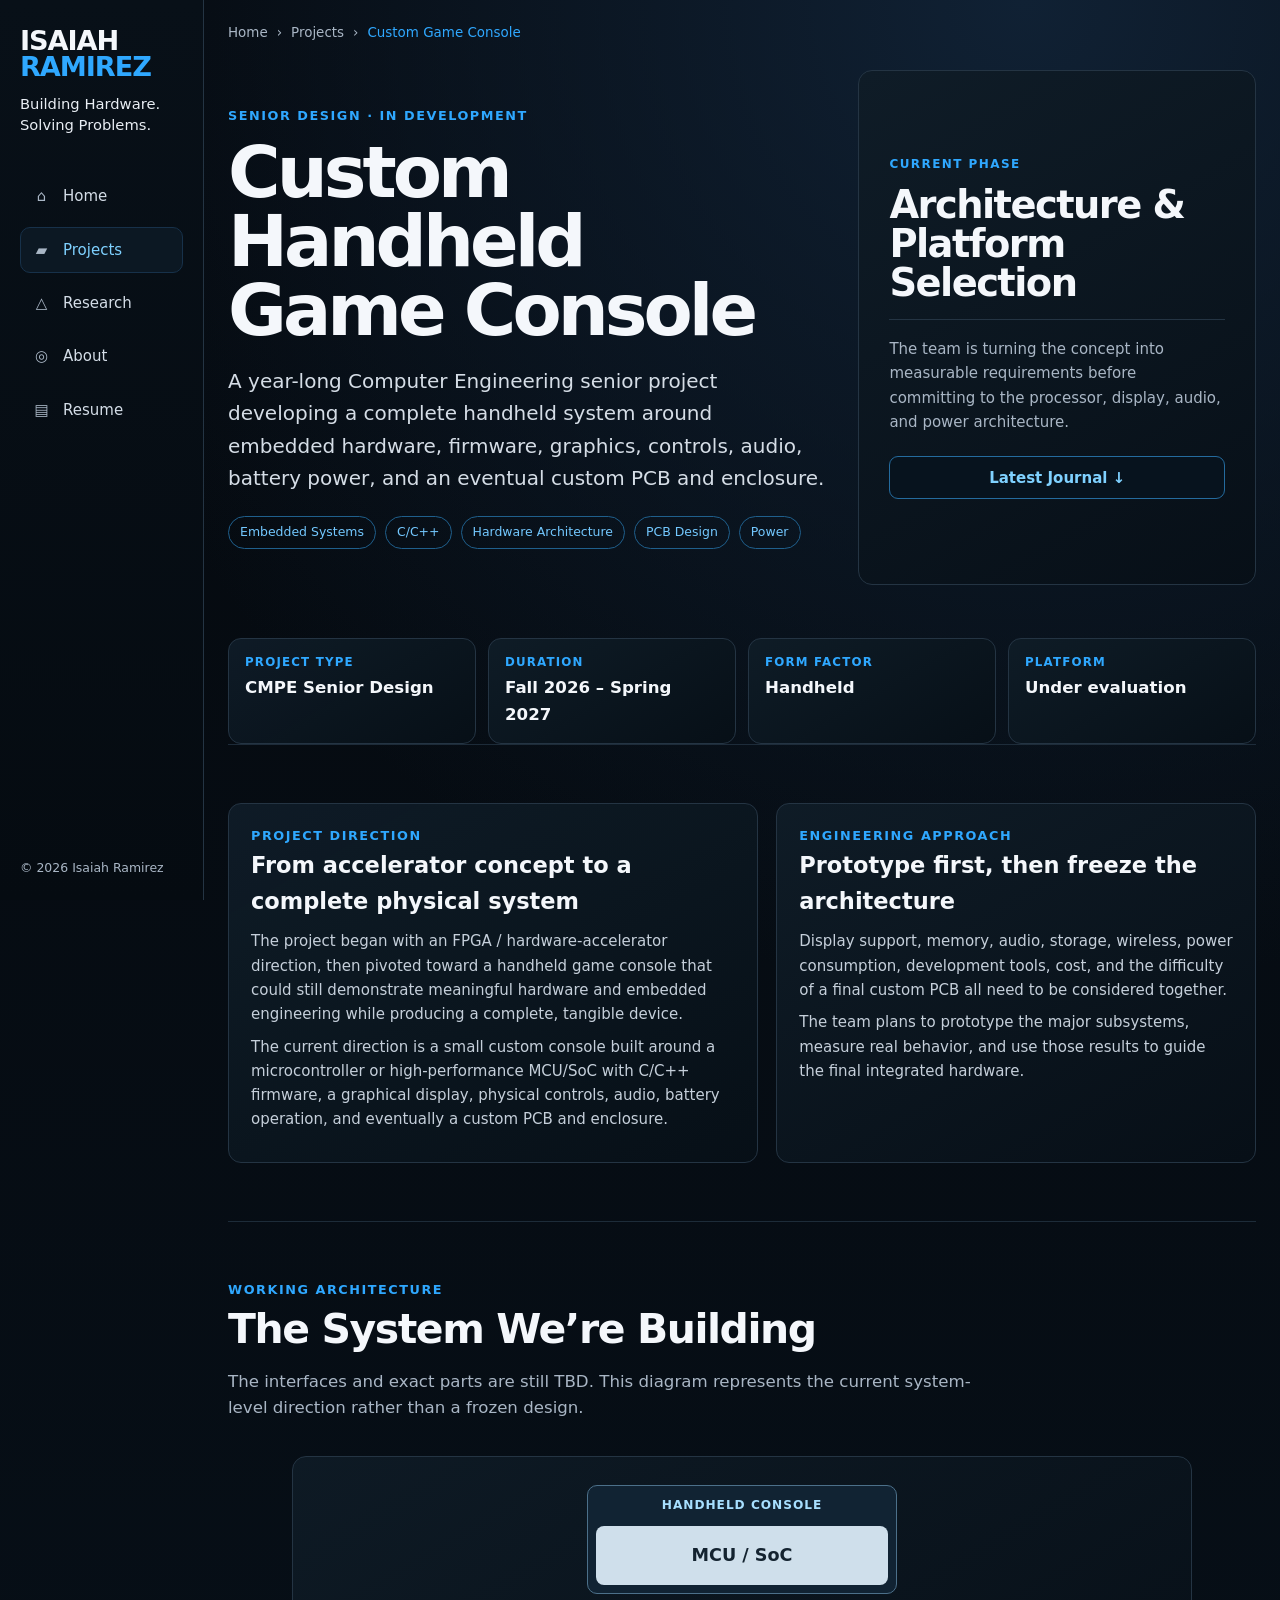
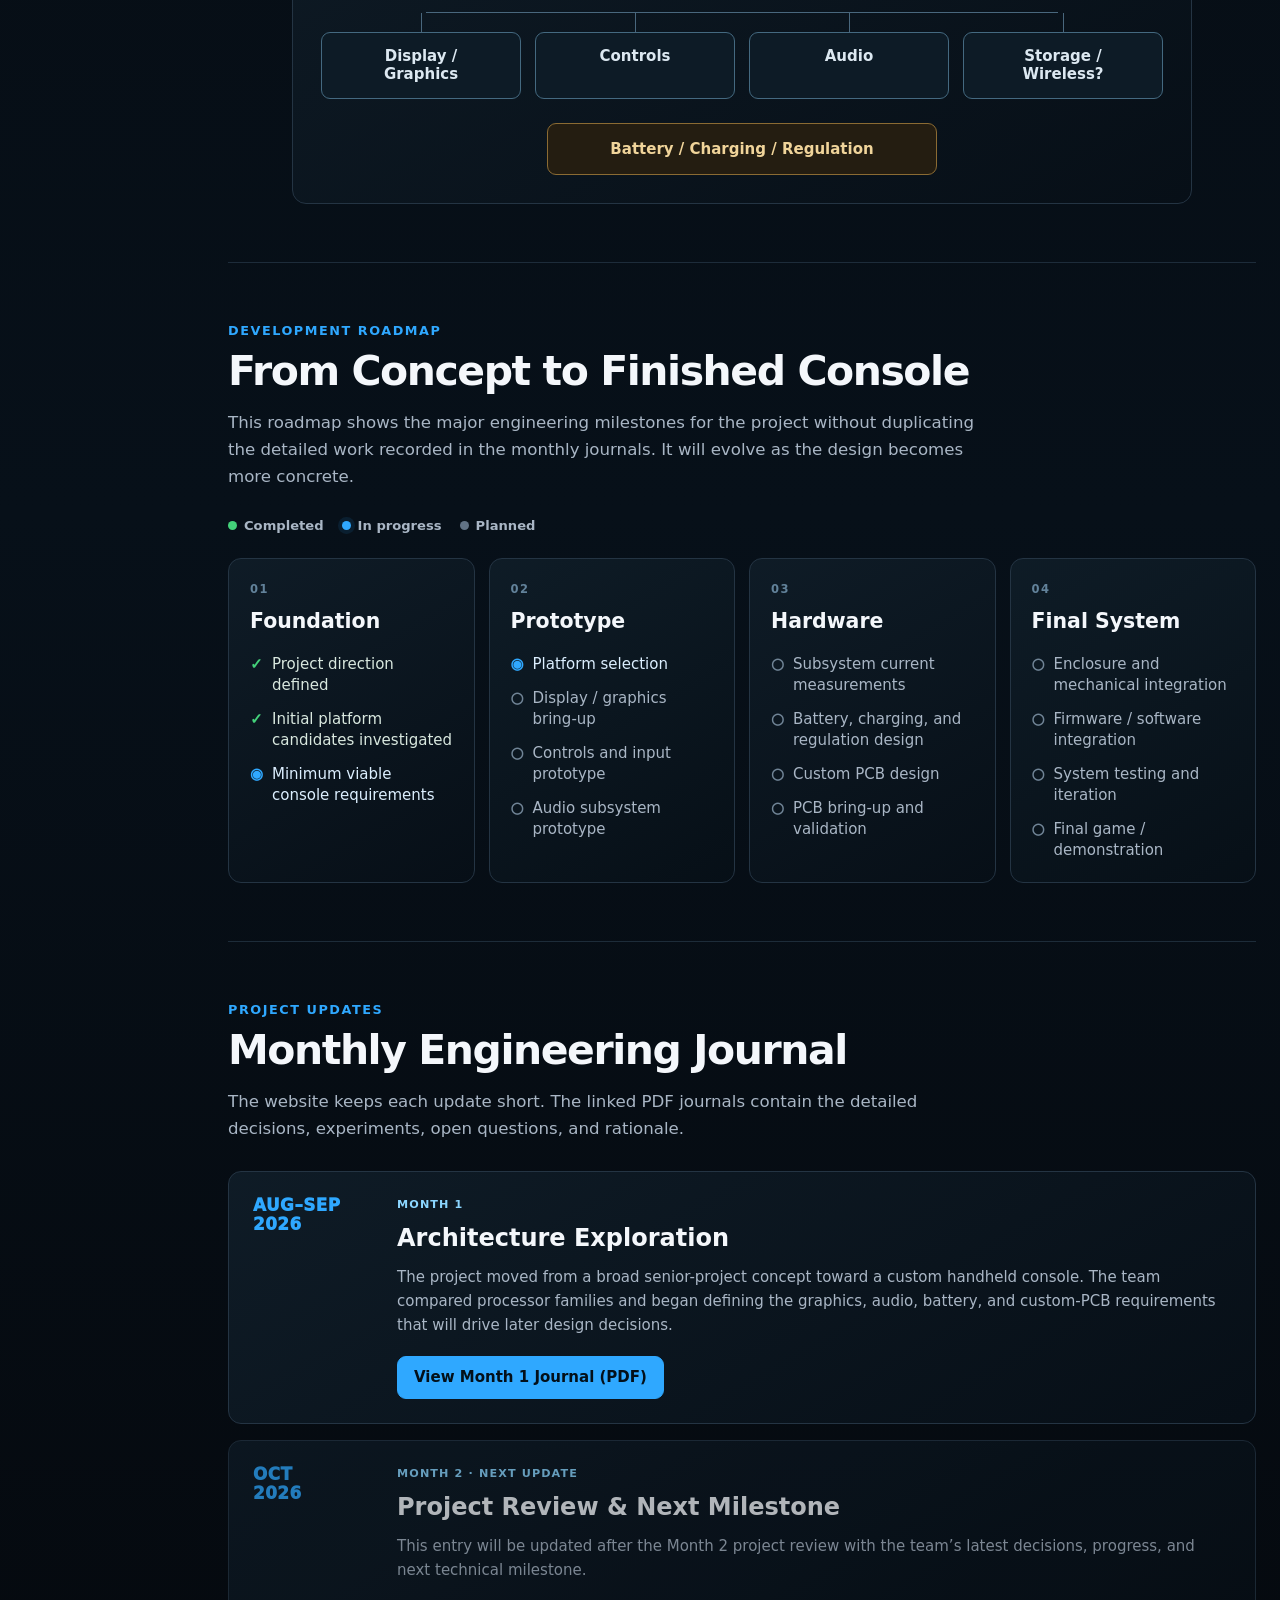
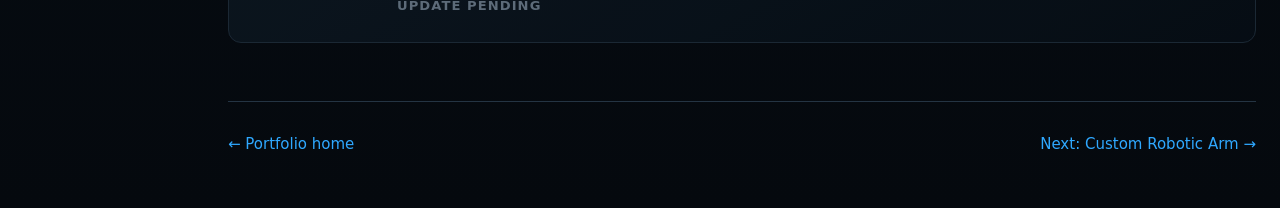
<file: projects/game-console.html>
<!doctype html><html lang="en"><head><meta charset="utf-8"><meta name="viewport" content="width=device-width,initial-scale=1"><meta name="description" content="Development overview and monthly engineering journal for Isaiah Ramirez's custom handheld game console senior design project."><title>Custom Handheld Game Console | Isaiah Ramirez</title><link rel="stylesheet" href="../styles.css"></head><body><div class="shell">
<aside class="sidebar"><a class="wordmark" href="../index.html">ISAIAH <span>RAMIREZ</span></a><div class="tagline">Building Hardware.<br>Solving Problems.</div><nav class="side-nav"><a href="../index.html"><span class="ico">⌂</span>Home</a><a class="active" href="../index.html#projects"><span class="ico">▰</span>Projects</a><a href="mi3-lab.html"><span class="ico">△</span>Research</a><a href="../index.html#about"><span class="ico">◎</span>About</a><a href="../Hardware_Resume_V3.pdf"><span class="ico">▤</span>Resume</a></nav><div class="side-bottom">© 2026 Isaiah Ramirez</div></aside>
<div class="main"><header class="mobile-head"><a href="../index.html">Isaiah Ramirez</a><div class="mobile-links"><a href="../index.html#projects">Projects</a><a href="../Hardware_Resume_V3.pdf">Resume</a></div></header><div class="page">
<div class="crumbs"><a href="../index.html">Home</a><span>›</span><a href="../index.html#projects">Projects</a><span>›</span><span class="current">Custom Game Console</span></div>
<header class="dev-hero"><div class="hero-copy"><div class="eyebrow">Senior Design · In Development</div><h1>Custom Handheld<br>Game Console</h1><p class="lead">A year-long Computer Engineering senior project developing a complete handheld system around embedded hardware, firmware, graphics, controls, audio, battery power, and an eventual custom PCB and enclosure.</p><div class="tags"><span class="tag">Embedded Systems</span><span class="tag">C/C++</span><span class="tag">Hardware Architecture</span><span class="tag">PCB Design</span><span class="tag">Power</span></div></div><div class="dev-status-panel"><div class="status-kicker">Current phase</div><div class="status-big">Architecture &amp;<br>Platform Selection</div><div class="status-rule"></div><p>The team is turning the concept into measurable requirements before committing to the processor, display, audio, and power architecture.</p><a class="button" href="../assets/game-console/game-console-month-1.pdf">Latest Journal ↓</a></div></header>
<div class="metrics"><div class="metric"><strong>Project type</strong><span>CMPE Senior Design</span></div><div class="metric"><strong>Duration</strong><span>Fall 2026 – Spring 2027</span></div><div class="metric"><strong>Form factor</strong><span>Handheld</span></div><div class="metric"><strong>Platform</strong><span>Under evaluation</span></div></div>
<section class="section"><div class="overview-grid"><div class="panel"><div class="eyebrow">Project direction</div><h2>From accelerator concept to a complete physical system</h2><p>The project began with an FPGA / hardware-accelerator direction, then pivoted toward a handheld game console that could still demonstrate meaningful hardware and embedded engineering while producing a complete, tangible device.</p><p>The current direction is a small custom console built around a microcontroller or high-performance MCU/SoC with C/C++ firmware, a graphical display, physical controls, audio, battery operation, and eventually a custom PCB and enclosure.</p></div><div class="panel"><div class="eyebrow">Engineering approach</div><h2>Prototype first, then freeze the architecture</h2><p>Display support, memory, audio, storage, wireless, power consumption, development tools, cost, and the difficulty of a final custom PCB all need to be considered together.</p><p>The team plans to prototype the major subsystems, measure real behavior, and use those results to guide the final integrated hardware.</p></div></div></section>
<section class="section"><div class="eyebrow">Working architecture</div><h2 class="section-title">The System We’re Building</h2><p class="section-intro">The interfaces and exact parts are still TBD. This diagram represents the current system-level direction rather than a frozen design.</p><div class="architecture-map"><div class="arch-core">HANDHELD CONSOLE<span>MCU / SoC</span></div><div class="arch-branches"><div>Display /<br>Graphics</div><div>Controls</div><div>Audio</div><div>Storage /<br>Wireless?</div></div><div class="arch-power">Battery / Charging / Regulation</div></div></section>
<section class="section"><div class="eyebrow">Development roadmap</div><h2 class="section-title">From Concept to Finished Console</h2><p class="section-intro">This roadmap shows the major engineering milestones for the project without duplicating the detailed work recorded in the monthly journals. It will evolve as the design becomes more concrete.</p><div class="roadmap-legend"><span><i class="road-dot complete"></i>Completed</span><span><i class="road-dot active"></i>In progress</span><span><i class="road-dot planned"></i>Planned</span></div><div class="roadmap-grid"><article class="roadmap-stage"><div class="roadmap-stage-no">01</div><h3>Foundation</h3><ul class="roadmap-list"><li class="complete">Project direction defined</li><li class="complete">Initial platform candidates investigated</li><li class="active">Minimum viable console requirements</li></ul></article><article class="roadmap-stage"><div class="roadmap-stage-no">02</div><h3>Prototype</h3><ul class="roadmap-list"><li class="active">Platform selection</li><li class="planned">Display / graphics bring-up</li><li class="planned">Controls and input prototype</li><li class="planned">Audio subsystem prototype</li></ul></article><article class="roadmap-stage"><div class="roadmap-stage-no">03</div><h3>Hardware</h3><ul class="roadmap-list"><li class="planned">Subsystem current measurements</li><li class="planned">Battery, charging, and regulation design</li><li class="planned">Custom PCB design</li><li class="planned">PCB bring-up and validation</li></ul></article><article class="roadmap-stage"><div class="roadmap-stage-no">04</div><h3>Final System</h3><ul class="roadmap-list"><li class="planned">Enclosure and mechanical integration</li><li class="planned">Firmware / software integration</li><li class="planned">System testing and iteration</li><li class="planned">Final game / demonstration</li></ul></article></div></section>
<section class="section"><div class="eyebrow">Project updates</div><h2 class="section-title">Monthly Engineering Journal</h2><p class="section-intro">The website keeps each update short. The linked PDF journals contain the detailed decisions, experiments, open questions, and rationale.</p><div class="journal-list"><article class="journal-entry current-entry"><div class="journal-date">AUG–SEP<br>2026</div><div><div class="journal-badge">MONTH 1</div><h3>Architecture Exploration</h3><p>The project moved from a broad senior-project concept toward a custom handheld console. The team compared processor families and began defining the graphics, audio, battery, and custom-PCB requirements that will drive later design decisions.</p><div class="journal-actions"><a class="button primary" href="../assets/game-console/game-console-month-1.pdf">View Month 1 Journal (PDF)</a></div></div></article><article class="journal-entry future-entry"><div class="journal-date">OCT<br>2026</div><div><div class="journal-badge">MONTH 2 · NEXT UPDATE</div><h3>Project Review &amp; Next Milestone</h3><p>This entry will be updated after the Month 2 project review with the team’s latest decisions, progress, and next technical milestone.</p><span class="coming-soon">Update pending</span></div></article></div></section>
<nav class="project-nav"><a href="../index.html">← Portfolio home</a><a href="robotic-arm.html">Next: Custom Robotic Arm →</a></nav></div></div></div></body></html>
</file>
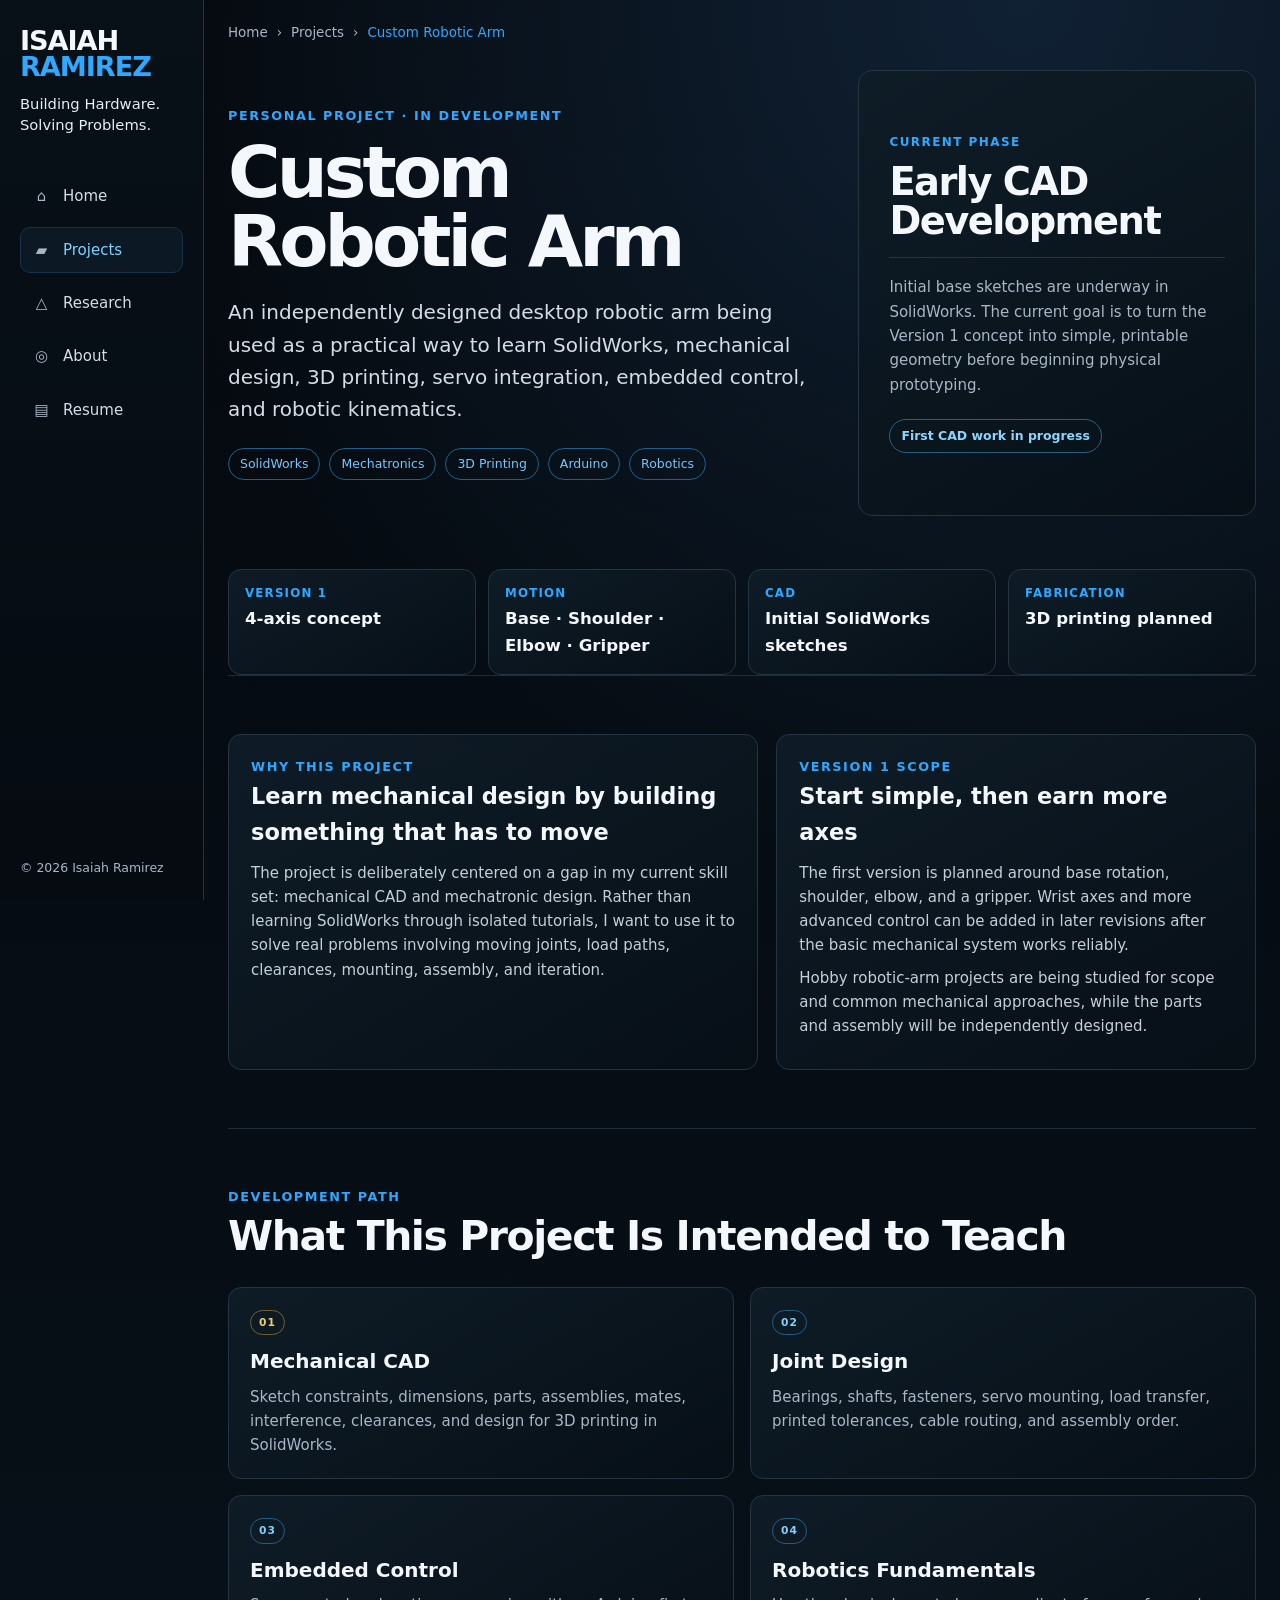
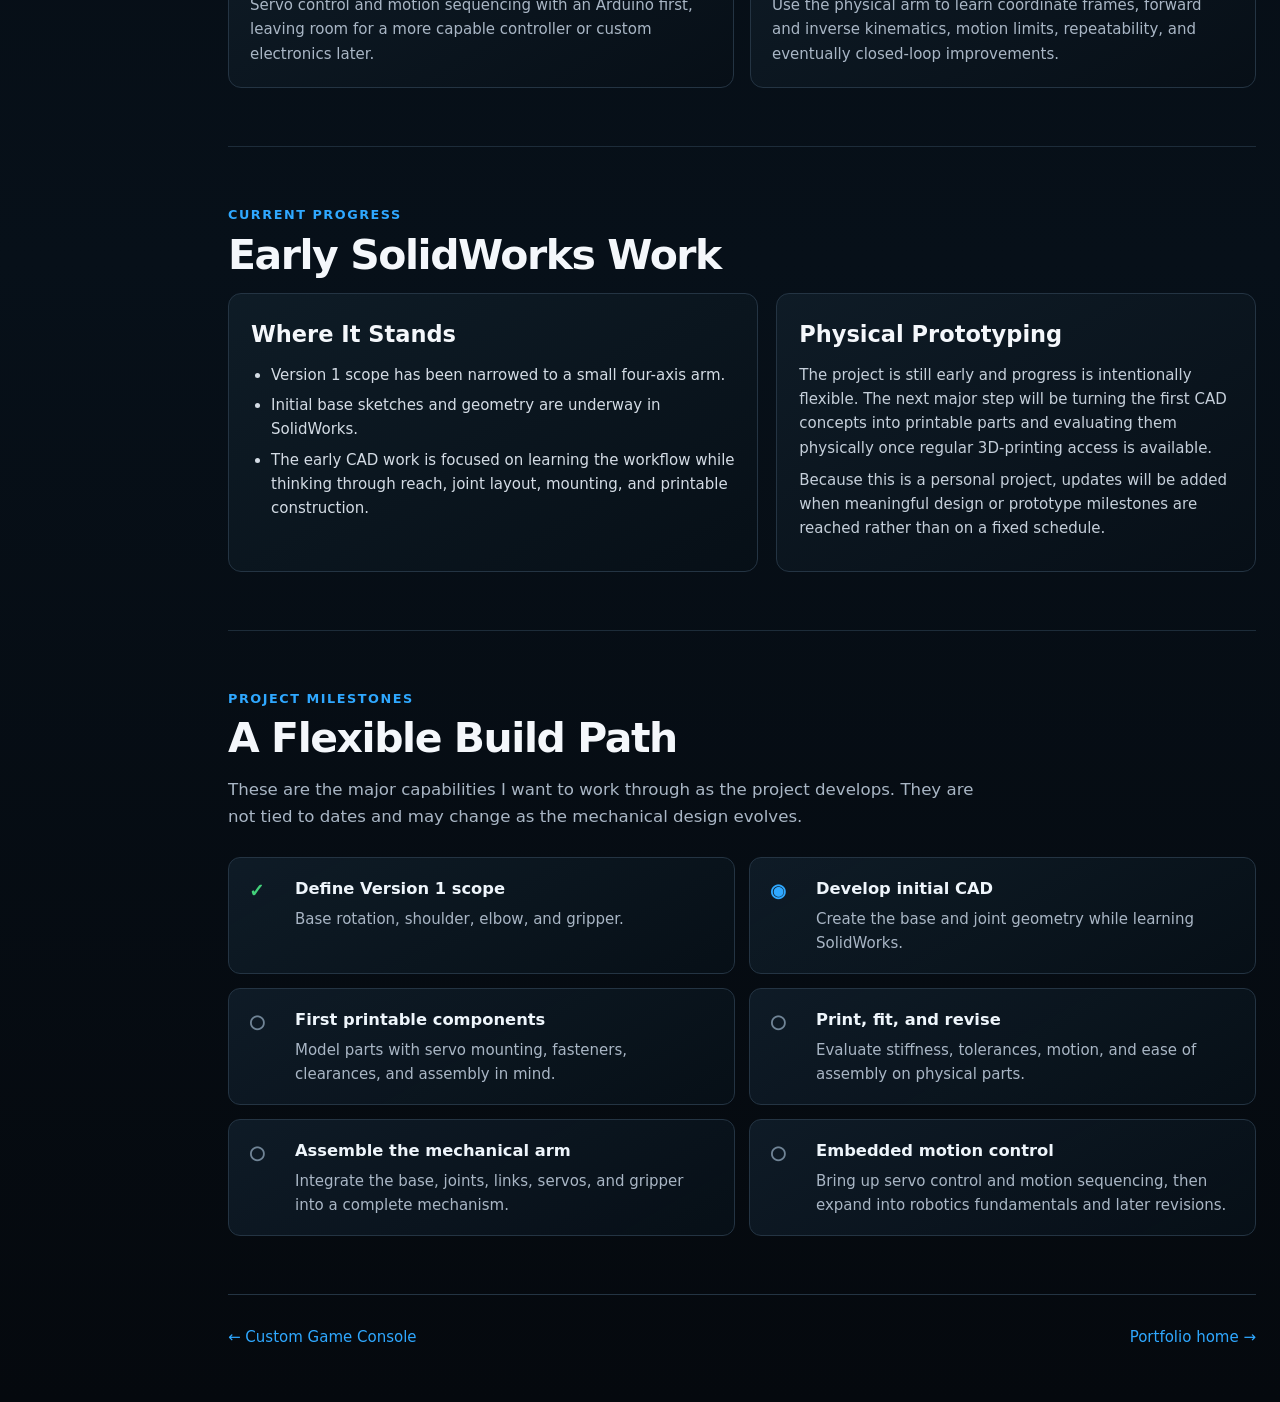
<file: projects/robotic-arm.html>
<!doctype html><html lang="en"><head><meta charset="utf-8"><meta name="viewport" content="width=device-width,initial-scale=1"><meta name="description" content="Development overview for Isaiah Ramirez's custom robotic arm project."><title>Custom Robotic Arm | Isaiah Ramirez</title><link rel="stylesheet" href="../styles.css"></head><body><div class="shell">
<aside class="sidebar"><a class="wordmark" href="../index.html">ISAIAH <span>RAMIREZ</span></a><div class="tagline">Building Hardware.<br>Solving Problems.</div><nav class="side-nav"><a href="../index.html"><span class="ico">⌂</span>Home</a><a class="active" href="../index.html#projects"><span class="ico">▰</span>Projects</a><a href="mi3-lab.html"><span class="ico">△</span>Research</a><a href="../index.html#about"><span class="ico">◎</span>About</a><a href="../Hardware_Resume_V3.pdf"><span class="ico">▤</span>Resume</a></nav><div class="side-bottom">© 2026 Isaiah Ramirez</div></aside>
<div class="main"><header class="mobile-head"><a href="../index.html">Isaiah Ramirez</a><div class="mobile-links"><a href="../index.html#projects">Projects</a><a href="../Hardware_Resume_V3.pdf">Resume</a></div></header><div class="page">
<div class="crumbs"><a href="../index.html">Home</a><span>›</span><a href="../index.html#projects">Projects</a><span>›</span><span class="current">Custom Robotic Arm</span></div>
<header class="dev-hero"><div class="hero-copy"><div class="eyebrow">Personal Project · In Development</div><h1>Custom<br>Robotic Arm</h1><p class="lead">An independently designed desktop robotic arm being used as a practical way to learn SolidWorks, mechanical design, 3D printing, servo integration, embedded control, and robotic kinematics.</p><div class="tags"><span class="tag">SolidWorks</span><span class="tag">Mechatronics</span><span class="tag">3D Printing</span><span class="tag">Arduino</span><span class="tag">Robotics</span></div></div><div class="dev-status-panel"><div class="status-kicker">Current phase</div><div class="status-big">Early CAD<br>Development</div><div class="status-rule"></div><p>Initial base sketches are underway in SolidWorks. The current goal is to turn the Version 1 concept into simple, printable geometry before beginning physical prototyping.</p><div class="status-chip">First CAD work in progress</div></div></header>
<div class="metrics"><div class="metric"><strong>Version 1</strong><span>4-axis concept</span></div><div class="metric"><strong>Motion</strong><span>Base · Shoulder · Elbow · Gripper</span></div><div class="metric"><strong>CAD</strong><span>Initial SolidWorks sketches</span></div><div class="metric"><strong>Fabrication</strong><span>3D printing planned</span></div></div>
<section class="section"><div class="overview-grid"><div class="panel"><div class="eyebrow">Why this project</div><h2>Learn mechanical design by building something that has to move</h2><p>The project is deliberately centered on a gap in my current skill set: mechanical CAD and mechatronic design. Rather than learning SolidWorks through isolated tutorials, I want to use it to solve real problems involving moving joints, load paths, clearances, mounting, assembly, and iteration.</p></div><div class="panel"><div class="eyebrow">Version 1 scope</div><h2>Start simple, then earn more axes</h2><p>The first version is planned around base rotation, shoulder, elbow, and a gripper. Wrist axes and more advanced control can be added in later revisions after the basic mechanical system works reliably.</p><p>Hobby robotic-arm projects are being studied for scope and common mechanical approaches, while the parts and assembly will be independently designed.</p></div></div></section>
<section class="section"><div class="eyebrow">Development path</div><h2 class="section-title">What This Project Is Intended to Teach</h2><div class="question-grid"><article class="question-card"><div class="question-status investigate">01</div><h3>Mechanical CAD</h3><p>Sketch constraints, dimensions, parts, assemblies, mates, interference, clearances, and design for 3D printing in SolidWorks.</p></article><article class="question-card"><div class="question-status open">02</div><h3>Joint Design</h3><p>Bearings, shafts, fasteners, servo mounting, load transfer, printed tolerances, cable routing, and assembly order.</p></article><article class="question-card"><div class="question-status open">03</div><h3>Embedded Control</h3><p>Servo control and motion sequencing with an Arduino first, leaving room for a more capable controller or custom electronics later.</p></article><article class="question-card"><div class="question-status open">04</div><h3>Robotics Fundamentals</h3><p>Use the physical arm to learn coordinate frames, forward and inverse kinematics, motion limits, repeatability, and eventually closed-loop improvements.</p></article></div></section>
<section class="section"><div class="eyebrow">Current progress</div><h2 class="section-title">Early SolidWorks Work</h2><div class="overview-grid"><div class="panel"><h2>Where It Stands</h2><ul class="clean-list"><li>Version 1 scope has been narrowed to a small four-axis arm.</li><li>Initial base sketches and geometry are underway in SolidWorks.</li><li>The early CAD work is focused on learning the workflow while thinking through reach, joint layout, mounting, and printable construction.</li></ul></div><div class="panel"><h2>Physical Prototyping</h2><p>The project is still early and progress is intentionally flexible. The next major step will be turning the first CAD concepts into printable parts and evaluating them physically once regular 3D-printing access is available.</p><p>Because this is a personal project, updates will be added when meaningful design or prototype milestones are reached rather than on a fixed schedule.</p></div></div></section>
<section class="section"><div class="eyebrow">Project milestones</div><h2 class="section-title">A Flexible Build Path</h2><p class="section-intro">These are the major capabilities I want to work through as the project develops. They are not tied to dates and may change as the mechanical design evolves.</p><div class="arm-milestones"><div class="arm-milestone complete"><span>✓</span><div><strong>Define Version 1 scope</strong><p>Base rotation, shoulder, elbow, and gripper.</p></div></div><div class="arm-milestone active"><span>◉</span><div><strong>Develop initial CAD</strong><p>Create the base and joint geometry while learning SolidWorks.</p></div></div><div class="arm-milestone planned"><span>○</span><div><strong>First printable components</strong><p>Model parts with servo mounting, fasteners, clearances, and assembly in mind.</p></div></div><div class="arm-milestone planned"><span>○</span><div><strong>Print, fit, and revise</strong><p>Evaluate stiffness, tolerances, motion, and ease of assembly on physical parts.</p></div></div><div class="arm-milestone planned"><span>○</span><div><strong>Assemble the mechanical arm</strong><p>Integrate the base, joints, links, servos, and gripper into a complete mechanism.</p></div></div><div class="arm-milestone planned"><span>○</span><div><strong>Embedded motion control</strong><p>Bring up servo control and motion sequencing, then expand into robotics fundamentals and later revisions.</p></div></div></div></section>
<nav class="project-nav"><a href="game-console.html">← Custom Game Console</a><a href="../index.html">Portfolio home →</a></nav></div></div></div></body></html>
</file>
<file: styles.css>
:root{
  --bg:#05090e;--bg2:#08111a;--panel:#0b141d;--panel2:#101c27;--text:#f4f7fb;--muted:#a9b6c5;
  --line:#243443;--accent:#2fa8ff;--accent2:#7fd1ff;--good:#43d17a;--sidebar:204px;--content:1180px;
}
*{box-sizing:border-box}html{scroll-behavior:smooth}body{margin:0;background:radial-gradient(circle at 80% 0,#102134 0,transparent 28%),linear-gradient(180deg,var(--bg),#071019 62%,#05090e);color:var(--text);font:15px/1.62 Inter,ui-sans-serif,system-ui,-apple-system,BlinkMacSystemFont,"Segoe UI",sans-serif}a{color:inherit}img,video{max-width:100%;display:block}.shell{min-height:100vh}.sidebar{position:fixed;inset:0 auto 0 0;width:var(--sidebar);padding:28px 20px 22px;background:linear-gradient(180deg,#081018,#050b11);border-right:1px solid var(--line);z-index:20;display:flex;flex-direction:column}.wordmark{font-size:1.7rem;line-height:.95;font-weight:900;letter-spacing:-.04em;text-decoration:none}.wordmark span{display:block;color:var(--accent)}.tagline{font-size:.92rem;line-height:1.45;margin:13px 0 38px;color:#e9eef4}.side-nav{display:grid;gap:7px}.side-nav a{display:flex;align-items:center;gap:12px;text-decoration:none;color:#d4dde7;border-radius:10px;padding:10px 11px;border:1px solid transparent}.side-nav a:hover,.side-nav a.active{background:#0c1823;color:var(--accent2);border-color:#17314a}.side-nav .ico{width:19px;text-align:center;color:var(--muted)}.side-bottom{margin-top:auto;color:var(--muted);font-size:.78rem}.socials{display:flex;gap:13px;margin-bottom:24px}.socials a{text-decoration:none;font-weight:800;font-size:.83rem}.main{margin-left:var(--sidebar);min-height:100vh}.page{width:min(calc(100% - 48px),var(--content));margin:0 auto}.mobile-head{display:none}.crumbs{display:flex;gap:9px;align-items:center;color:var(--muted);font-size:.84rem;padding:22px 0 8px}.crumbs a{text-decoration:none}.crumbs .current{color:var(--accent)}.hero{display:grid;grid-template-columns:minmax(0,.9fr) minmax(420px,1.1fr);gap:34px;align-items:center;padding:12px 0 34px}.hero-copy{padding:30px 0}.eyebrow{text-transform:uppercase;letter-spacing:.12em;font-weight:850;color:var(--accent);font-size:.8rem}.hero h1,.home-hero h1{font-size:clamp(2.8rem,5.3vw,5.7rem);line-height:.98;letter-spacing:-.055em;margin:12px 0 17px}.lead{color:#d5dde6;font-size:clamp(1.04rem,1.7vw,1.25rem);max-width:700px}.tags,.actions{display:flex;flex-wrap:wrap;gap:9px;margin-top:22px}.tag{border:1px solid #1f5f8c;border-radius:999px;padding:5px 11px;color:#73c8ff;font-size:.78rem}.button{display:inline-flex;align-items:center;justify-content:center;min-height:43px;padding:0 16px;border-radius:9px;border:1px solid #246b9e;text-decoration:none;font-weight:750;color:var(--accent2);background:#07131e}.button.primary{background:var(--accent);color:#03101a;border-color:var(--accent)}.hero-media,.panel,.media,.project-card,.metric,.download,.timeline-card{border:1px solid var(--line);background:linear-gradient(150deg,rgba(15,28,39,.96),rgba(7,15,23,.95));border-radius:13px;overflow:hidden}.hero-media img{width:100%;height:100%;max-height:480px;object-fit:cover}.section{padding:58px 0;border-top:1px solid rgba(36,52,67,.8)}.section.tight{padding:34px 0}.section-title{font-size:clamp(1.8rem,3.2vw,3rem);letter-spacing:-.035em;line-height:1.06;margin:8px 0 16px}.section-intro{max-width:760px;color:var(--muted);font-size:1.04rem}.overview-grid{display:grid;grid-template-columns:1.05fr .95fr;gap:18px}.panel{padding:22px}.panel h2,.panel h3{margin:0 0 10px}.panel p{color:#c5cfda;margin:8px 0}.challenge-list,.clean-list{padding-left:20px;margin:8px 0;color:#d4dce5}.challenge-list li,.clean-list li{margin:6px 0}.metrics{display:grid;grid-template-columns:repeat(4,1fr);gap:12px;margin:17px 0 0}.metric{padding:14px 16px}.metric strong{display:block;color:var(--accent);font-size:.74rem;text-transform:uppercase;letter-spacing:.1em}.metric span{display:block;font-size:1.04rem;font-weight:760;margin-top:3px}.workflow{position:relative;display:grid;gap:58px;margin-top:34px}.workflow:before{content:"";position:absolute;left:28px;top:25px;bottom:25px;width:1px;background:linear-gradient(var(--accent),rgba(47,168,255,.1))}.workflow-step{display:grid;grid-template-columns:58px minmax(0,1fr);gap:24px;position:relative}.step-no{width:58px;height:58px;border-radius:50%;background:#07131e;border:1px solid #2878ae;color:var(--accent2);display:grid;place-items:center;font-weight:900;z-index:1}.step-content{display:grid;grid-template-columns:minmax(260px,.95fr) minmax(0,1.05fr);gap:28px;align-items:center}.step-content.reverse .step-copy{order:2}.step-copy h3{font-size:clamp(1.45rem,2.3vw,2.25rem);margin:0 0 10px;letter-spacing:-.025em}.step-copy p{color:var(--muted)}.media img,.media video{width:100%;max-height:500px;object-fit:contain;background:#050a0f}.caption{padding:11px 14px;color:var(--muted);font-size:.84rem;border-top:1px solid var(--line)}.results-grid{display:grid;grid-template-columns:1.15fr .85fr;gap:18px}.checks{list-style:none;padding:0;margin:10px 0}.checks li{margin:7px 0;color:#d5e0e9}.checks li:before{content:"✓";color:var(--good);font-weight:900;margin-right:9px}.reflection{display:grid;grid-template-columns:.7fr 1.3fr;gap:34px}.reflection p{color:var(--muted)}.download-grid{display:grid;grid-template-columns:repeat(2,1fr);gap:12px}.download{display:flex;justify-content:space-between;align-items:center;gap:14px;padding:16px;text-decoration:none}.download span{color:var(--muted);font-size:.82rem}.download b{display:block;color:var(--text)}.download:hover{border-color:#2d79ac}.gallery{display:grid;grid-template-columns:repeat(3,1fr);gap:14px}.gallery .media img{aspect-ratio:4/3;object-fit:contain}.gallery.wide{grid-template-columns:repeat(2,1fr)}.gallery.wide .media img{aspect-ratio:16/10}.data-table{overflow-x:auto;border:1px solid var(--line);border-radius:13px;background:var(--panel)}table{width:100%;border-collapse:collapse;min-width:650px}th,td{padding:13px 15px;text-align:left;border-bottom:1px solid var(--line)}th{color:var(--accent2);font-size:.76rem;text-transform:uppercase;letter-spacing:.09em}tr:last-child td{border-bottom:0}code{color:var(--accent2);background:#0d1b27;border:1px solid #243c50;border-radius:5px;padding:2px 5px}.video-grid{display:grid;grid-template-columns:repeat(2,1fr);gap:18px}.project-nav{display:flex;justify-content:space-between;gap:18px;padding:30px 0 52px;border-top:1px solid var(--line)}.project-nav a{text-decoration:none;color:var(--accent)}.home-hero{min-height:64vh;display:grid;align-content:center;padding:72px 0}.home-hero .lead{max-width:770px}.home-projects{display:grid;grid-template-columns:repeat(12,1fr);gap:18px}.project-card{grid-column:span 6;text-decoration:none;transition:.2s ease}.project-card:hover{transform:translateY(-3px);border-color:#2c75a6}.project-card img{width:100%;aspect-ratio:16/9;object-fit:cover;background:#061019}.project-card .card-copy{padding:20px}.project-card h3{font-size:1.45rem;margin:0}.project-card p{color:var(--muted);margin:7px 0 0}.project-card.small{grid-column:span 4}.timeline{display:grid;grid-template-columns:repeat(5,1fr);gap:12px}.timeline-card{padding:15px}.timeline-card b{color:var(--accent);display:block}.timeline-card p{color:var(--muted);font-size:.88rem;margin:6px 0 0}.notice{border-left:3px solid var(--accent);padding:12px 17px;background:#0a1722;color:#cbd6df}.footer{padding:34px 0;color:var(--muted);border-top:1px solid var(--line)}
@media(max-width:980px){:root{--sidebar:0px}.sidebar{display:none}.main{margin-left:0}.mobile-head{display:flex;position:sticky;top:0;z-index:30;align-items:center;justify-content:space-between;padding:13px 18px;background:rgba(5,9,14,.94);backdrop-filter:blur(12px);border-bottom:1px solid var(--line)}.mobile-head a{text-decoration:none;font-weight:850}.mobile-links{display:flex;gap:13px;color:var(--muted);font-size:.86rem}.hero{grid-template-columns:1fr}.hero-media img{max-height:none}.metrics{grid-template-columns:repeat(2,1fr)}.overview-grid,.results-grid,.reflection{grid-template-columns:1fr}.step-content,.step-content.reverse{grid-template-columns:1fr}.step-content.reverse .step-copy{order:0}.gallery{grid-template-columns:repeat(2,1fr)}.timeline{grid-template-columns:repeat(2,1fr)}}
@media(max-width:680px){.page{width:min(calc(100% - 28px),var(--content))}.mobile-links a:nth-child(2){display:none}.hero h1,.home-hero h1{font-size:2.7rem}.hero{gap:16px}.section{padding:44px 0}.metrics,.gallery,.gallery.wide,.video-grid,.download-grid,.timeline{grid-template-columns:1fr}.home-projects{display:block}.project-card,.project-card.small{display:block;margin-bottom:15px}.workflow:before{left:20px}.workflow-step{grid-template-columns:42px 1fr;gap:15px}.step-no{width:42px;height:42px}.project-nav{flex-direction:column}.overview-grid{gap:12px}}
.media-pair{display:grid;grid-template-columns:1fr 1fr;gap:14px;min-width:0}.media-pair .media{min-width:0}.media-pair .media img{height:100%;min-height:230px;object-fit:contain}@media(max-width:680px){.media-pair{grid-template-columns:1fr}.media-pair .media img{min-height:0}}

/* Version 5.2 refinements */
.media-large img{max-height:680px;min-height:360px;padding:18px;object-fit:contain}
.concept-panel{align-self:stretch;display:flex;flex-direction:column;justify-content:center;padding:28px}
.instruction-compare{display:grid;grid-template-columns:1fr 1fr;gap:12px;margin:18px 0}
.instruction-compare>div{padding:16px;border:1px solid var(--line);border-radius:10px;background:#07131e}
.instruction-compare b{display:block;color:var(--accent2);margin-bottom:7px}
.instruction-compare span{color:#d7e1ea}
.mini-note{font-size:.9rem;color:var(--muted)}
.symposium-gallery .media img{aspect-ratio:16/10;object-fit:cover}
@media(max-width:680px){.media-large img{min-height:0;padding:8px}.instruction-compare{grid-template-columns:1fr}}

/* Version 5.3 - active development projects */
.development-card{position:relative;min-height:260px;display:flex}.development-card .card-copy{display:flex;flex-direction:column;width:100%}.project-status{display:flex;align-items:center;gap:8px;color:#86d6ff;font-size:.76rem;font-weight:850;text-transform:uppercase;letter-spacing:.08em;margin-bottom:13px}.project-status .status-dot{width:8px;height:8px;border-radius:50%;background:var(--good);box-shadow:0 0 0 4px rgba(67,209,122,.1)}.project-status.planned{color:var(--muted)}.project-status.planned .status-dot{background:#617386;box-shadow:none}.card-link{margin-top:auto;padding-top:24px;color:var(--accent);font-weight:800;font-size:.88rem}.card-link.subdued{color:#718395}.muted-development:hover{transform:none;border-color:var(--line)}
.dev-hero{display:grid;grid-template-columns:minmax(0,1.2fr) minmax(320px,.8fr);gap:34px;align-items:stretch;padding:18px 0 36px}.dev-hero .hero-copy{padding:36px 0}.dev-hero h1{font-size:clamp(3rem,5.6vw,5.8rem);line-height:.96;letter-spacing:-.055em;margin:12px 0 18px}.dev-status-panel{border:1px solid var(--line);background:linear-gradient(150deg,rgba(15,28,39,.98),rgba(7,15,23,.96));border-radius:14px;padding:30px;display:flex;flex-direction:column;justify-content:center}.status-kicker{text-transform:uppercase;letter-spacing:.12em;color:var(--accent);font-size:.75rem;font-weight:900}.status-big{font-size:clamp(1.9rem,3vw,3.1rem);font-weight:900;line-height:1.02;letter-spacing:-.04em;margin:10px 0 17px}.status-rule{height:1px;background:var(--line);margin:0 0 17px}.dev-status-panel p{color:var(--muted);margin:0 0 22px}.status-chip{align-self:flex-start;border:1px solid #2b5f82;color:#8bd6ff;border-radius:999px;padding:6px 11px;font-size:.78rem;font-weight:800}
.architecture-map{max-width:900px;margin:34px auto 0;padding:28px;border:1px solid var(--line);border-radius:14px;background:linear-gradient(150deg,rgba(15,28,39,.86),rgba(7,15,23,.88));text-align:center}.arch-core{margin:0 auto;width:min(310px,100%);padding:10px 18px;border:1px solid #4c708a;border-radius:10px;background:#112333;font-size:.76rem;letter-spacing:.08em;font-weight:900;color:#a7dfff}.arch-core span{display:block;margin:10px -10px -2px;padding:15px;background:#cfdfeb;color:#142330;border-radius:8px;font-size:1.1rem;letter-spacing:0}.arch-branches{display:grid;grid-template-columns:repeat(4,1fr);gap:14px;margin:38px 0 24px;position:relative}.arch-branches:before{content:"";position:absolute;top:-20px;left:12.5%;right:12.5%;height:1px;background:#49677d}.arch-branches div{position:relative;border:1px solid #446980;border-radius:9px;padding:14px 10px;background:#0d1b26;color:#dce8f1;font-weight:750;line-height:1.25}.arch-branches div:before{content:"";position:absolute;left:50%;top:-20px;height:20px;width:1px;background:#49677d}.arch-power{width:min(390px,100%);margin:0 auto;border:1px solid #8b6b33;border-radius:9px;padding:13px;background:#241d11;color:#f0d49a;font-weight:800}
.question-grid{display:grid;grid-template-columns:repeat(2,1fr);gap:16px;margin-top:28px}.question-card{border:1px solid var(--line);border-radius:13px;background:linear-gradient(150deg,rgba(15,28,39,.96),rgba(7,15,23,.95));padding:21px}.question-card h3{font-size:1.25rem;margin:10px 0 7px}.question-card p{color:var(--muted);margin:0}.question-status{display:inline-flex;border:1px solid #245d83;color:#7fd1ff;border-radius:999px;padding:3px 8px;font-size:.67rem;letter-spacing:.1em;font-weight:900}.question-status.investigate{border-color:#735f2c;color:#f1ce76}.question-status.idea{border-color:#5a506c;color:#c9b3f3}
.journal-list{display:grid;gap:16px;margin-top:28px}.journal-entry{display:grid;grid-template-columns:120px 1fr;gap:24px;padding:24px;border:1px solid var(--line);border-radius:13px;background:linear-gradient(150deg,rgba(15,28,39,.96),rgba(7,15,23,.95))}.journal-date{font-weight:950;color:var(--accent);font-size:1.05rem;line-height:1.15;letter-spacing:.03em}.journal-badge{font-size:.7rem;color:#8bd6ff;letter-spacing:.1em;font-weight:900;margin-bottom:5px}.journal-entry h3{font-size:1.5rem;margin:0 0 7px}.journal-entry p{color:var(--muted);margin:0;max-width:850px}.journal-actions{margin-top:18px}.future-entry{opacity:.72}.coming-soon{display:inline-block;margin-top:13px;color:#7f91a2;font-size:.82rem;font-weight:800;text-transform:uppercase;letter-spacing:.08em}
@media(max-width:980px){.dev-hero{grid-template-columns:1fr}.dev-hero .hero-copy{padding-bottom:0}.arch-branches{grid-template-columns:repeat(2,1fr)}.arch-branches:before{display:none}.arch-branches div:before{display:none}}
@media(max-width:680px){.question-grid{grid-template-columns:1fr}.journal-entry{grid-template-columns:1fr;gap:10px}.arch-branches{grid-template-columns:1fr}.development-card{min-height:0}.dev-status-panel{padding:22px}}

/* Version 5.5 - project roadmaps */
.roadmap-legend{display:flex;flex-wrap:wrap;gap:18px;margin:24px 0 0;color:var(--muted);font-size:.82rem;font-weight:750}.roadmap-legend span{display:flex;align-items:center;gap:7px}.road-dot{width:9px;height:9px;border-radius:50%;display:inline-block;background:#617386}.road-dot.complete{background:var(--good)}.road-dot.active{background:var(--accent);box-shadow:0 0 0 4px rgba(47,168,255,.1)}.road-dot.planned{background:#617386}.roadmap-grid{display:grid;grid-template-columns:repeat(4,1fr);gap:14px;margin-top:22px}.roadmap-stage{position:relative;border:1px solid var(--line);border-radius:13px;padding:21px;background:linear-gradient(150deg,rgba(15,28,39,.96),rgba(7,15,23,.95));min-height:285px}.roadmap-stage-no{color:#62829a;font-size:.72rem;font-weight:900;letter-spacing:.12em}.roadmap-stage h3{font-size:1.28rem;margin:6px 0 16px}.roadmap-list{list-style:none;padding:0;margin:0;display:grid;gap:13px}.roadmap-list li{position:relative;padding-left:22px;color:var(--muted);line-height:1.4}.roadmap-list li:before{position:absolute;left:0;top:0;font-weight:950}.roadmap-list li.complete{color:#d9e8df}.roadmap-list li.complete:before{content:"✓";color:var(--good)}.roadmap-list li.active{color:#dcefff}.roadmap-list li.active:before{content:"◉";color:var(--accent)}.roadmap-list li.planned:before{content:"○";color:#708496}.arm-milestones{display:grid;grid-template-columns:repeat(2,1fr);gap:14px;margin-top:26px}.arm-milestone{display:grid;grid-template-columns:34px 1fr;gap:12px;padding:18px 20px;border:1px solid var(--line);border-radius:12px;background:linear-gradient(150deg,rgba(15,28,39,.96),rgba(7,15,23,.95))}.arm-milestone>span{font-size:1.15rem;font-weight:950}.arm-milestone strong{display:block;color:#eef5fb;font-size:1.02rem}.arm-milestone p{color:var(--muted);margin:4px 0 0}.arm-milestone.complete>span{color:var(--good)}.arm-milestone.active>span{color:var(--accent)}.arm-milestone.planned>span{color:#708496}
@media(max-width:980px){.roadmap-grid{grid-template-columns:repeat(2,1fr)}}
@media(max-width:680px){.roadmap-grid,.arm-milestones{grid-template-columns:1fr}.roadmap-stage{min-height:0}}
</file>
